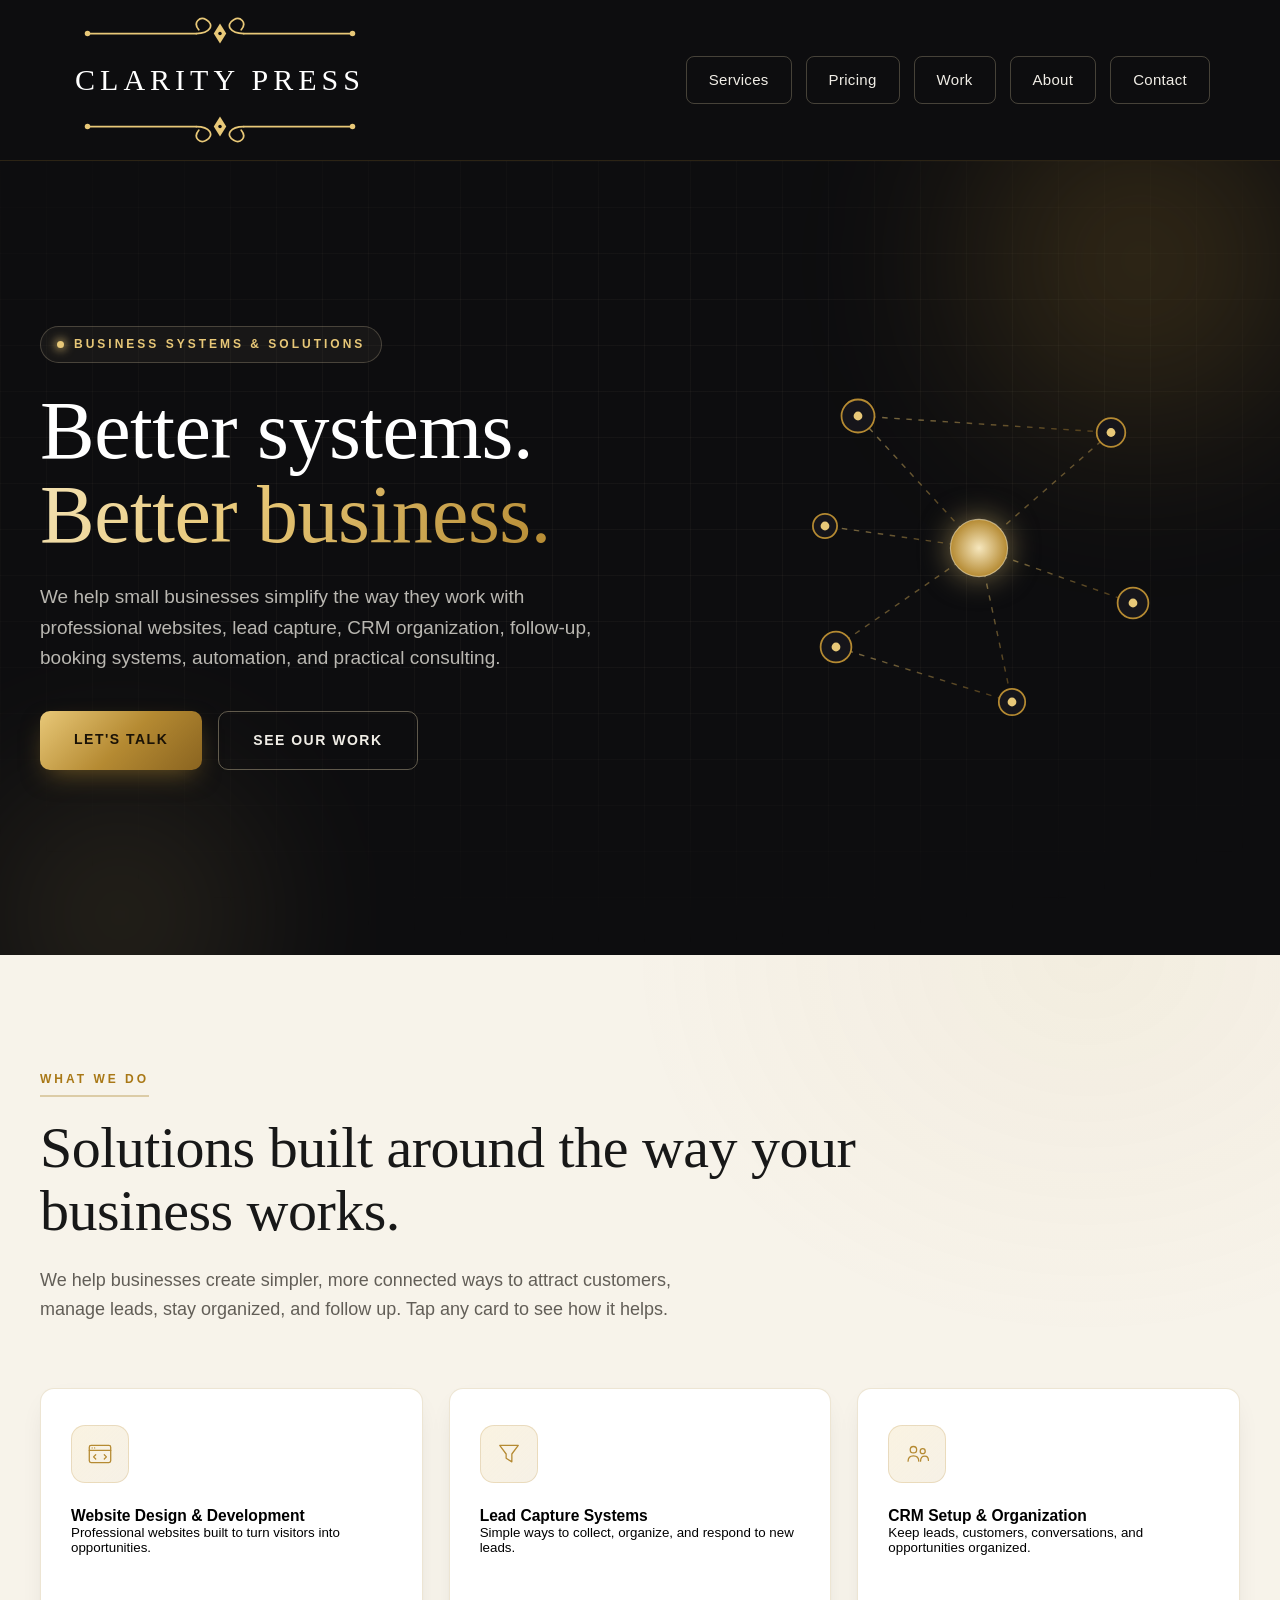
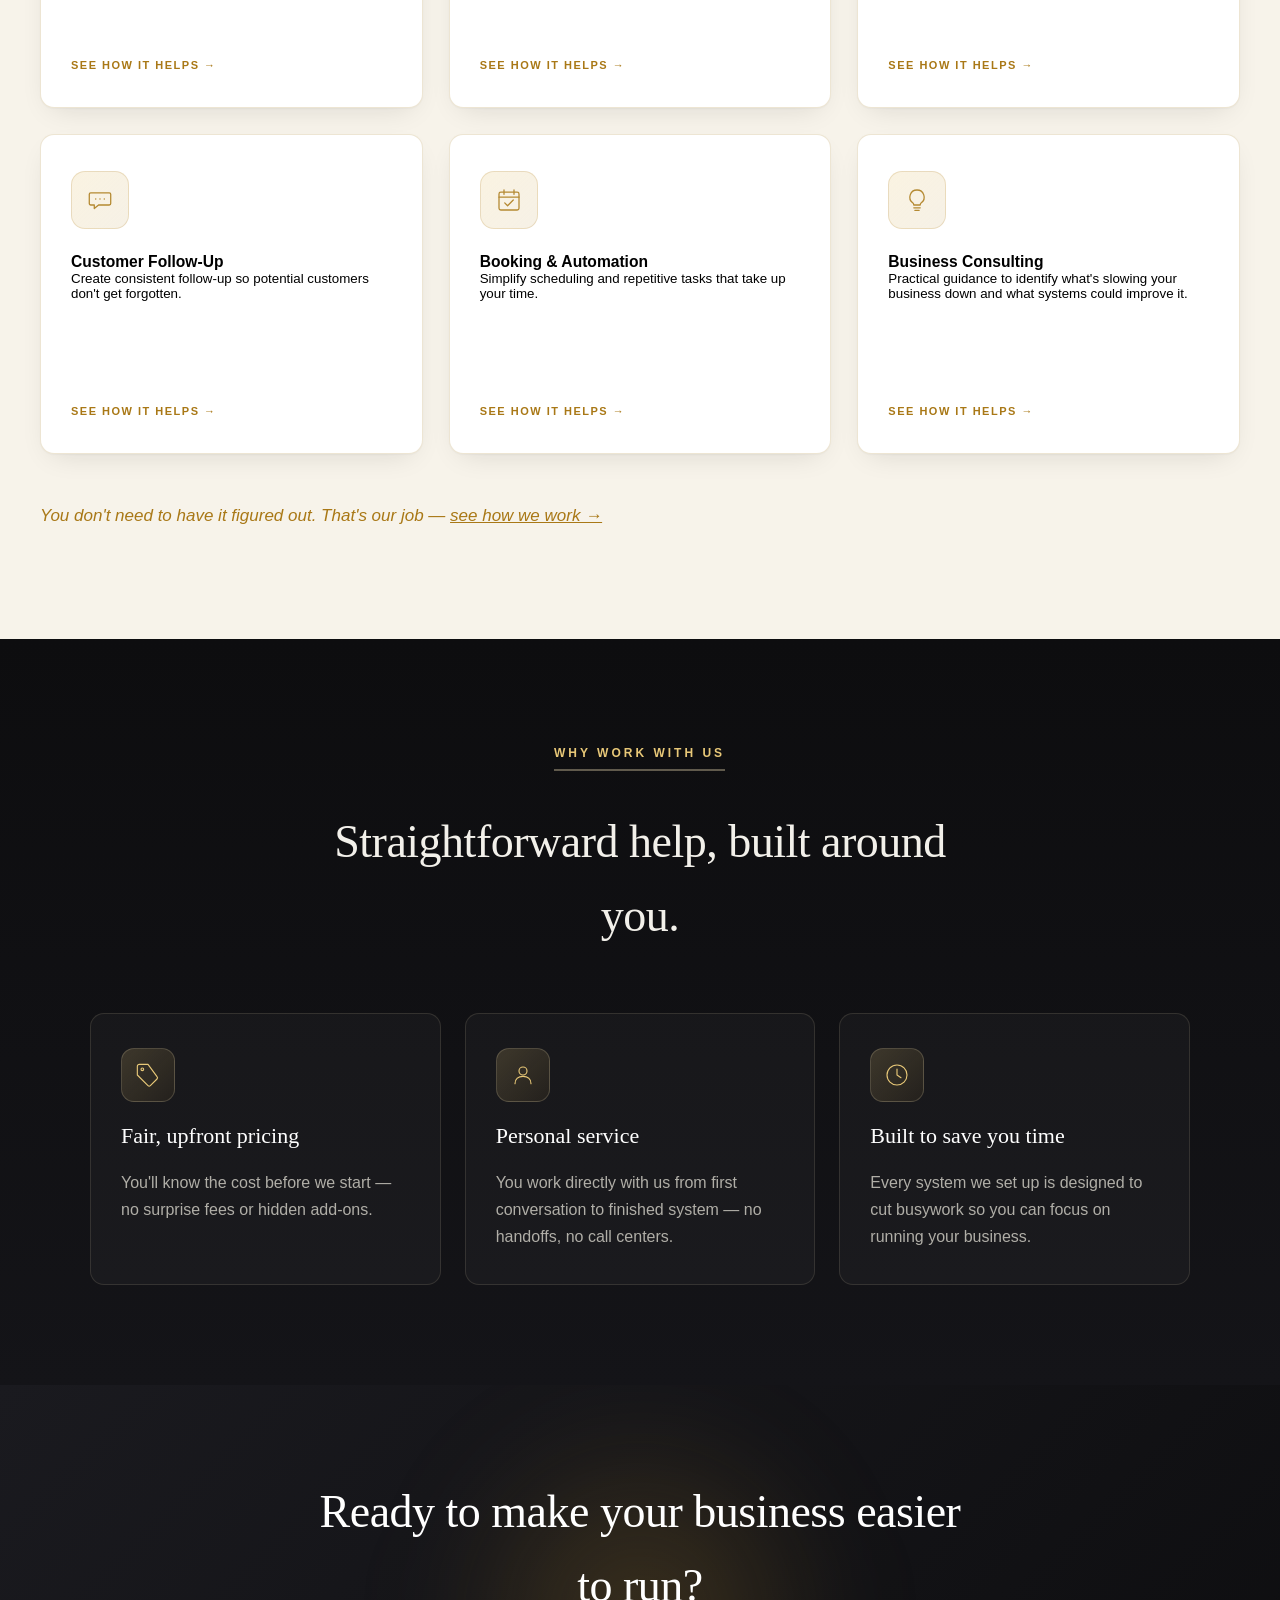
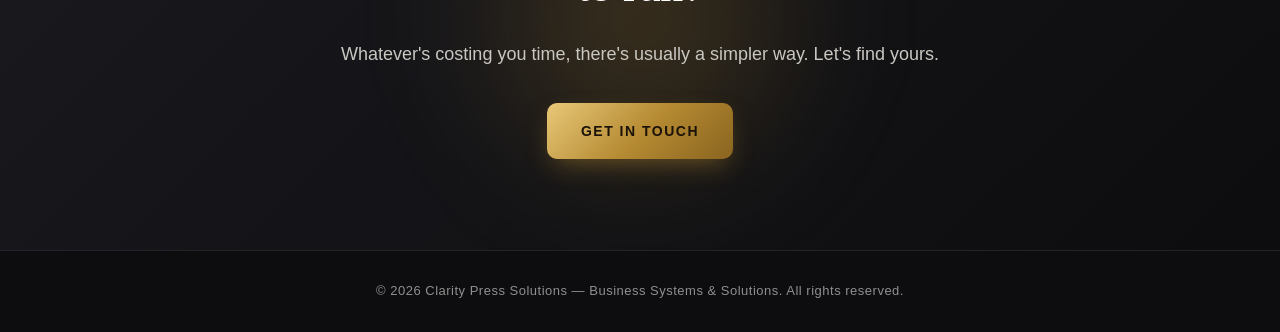
<file: index.html>
<!DOCTYPE html>
<html lang="en">
<head>
  <meta charset="UTF-8">
  <meta name="viewport" content="width=device-width, initial-scale=1.0">

  <title>Clarity Press Solutions | Business Systems & Solutions</title>
  <meta name="description" content="Clarity Press Solutions helps small businesses grow with professional websites, lead capture, CRM setup, customer follow-up, booking, automation, and consulting.">

  <meta property="og:type" content="website">
  <meta property="og:title" content="Clarity Press Solutions | Business Systems & Solutions">
  <meta property="og:description" content="We help small businesses build better systems — websites, lead capture, CRM, automation, and consulting.">

  <link rel="icon" href="data:image/svg+xml,<svg xmlns='http://www.w3.org/2000/svg' viewBox='0 0 32 32'><rect width='32' height='32' rx='6' fill='%230d0d0f'/><text x='16' y='23' font-family='Georgia' font-size='20' fill='%23E8C878' text-anchor='middle'>C</text></svg>">

  <link rel="stylesheet" href="styles.css">
</head>

<body>

  <div class="nav-wrap" id="navWrap">
    <nav>
      <a class="brand" href="index.html" aria-label="Clarity Press Solutions home" style="text-decoration:none">
        <svg class="flourish" viewBox="0 -3 240 28" xmlns="http://www.w3.org/2000/svg" fill="none" aria-hidden="true">
          <g stroke="#E8C878" stroke-width="1.4" stroke-linecap="round">
            <path d="M14 11 C 48 11, 80 11, 101 11"/>
            <path d="M101 11 c 11 0, 15 -7, 8 -11 c -5 -3, -11 2, -6 8"/>
            <path d="M226 11 C 192 11, 160 11, 139 11"/>
            <path d="M139 11 c -11 0, -15 -7, -8 -11 c 5 -3, 11 2, 6 8"/>
          </g>
          <circle cx="14" cy="11" r="2.2" fill="#E8C878"/>
          <circle cx="226" cy="11" r="2.2" fill="#E8C878"/>
          <path d="M120 3 L 125 11 L 120 19 L 115 11 Z" fill="#E8C878"/>
          <circle cx="120" cy="11" r="1.4" fill="#0d0d0f"/>
        </svg>
        <span class="brand-text">CLARITY PRESS</span>
        <svg class="flourish flourish-bottom" viewBox="0 -3 240 28" xmlns="http://www.w3.org/2000/svg" fill="none" aria-hidden="true">
          <g stroke="#E8C878" stroke-width="1.4" stroke-linecap="round">
            <path d="M14 11 C 48 11, 80 11, 101 11"/>
            <path d="M101 11 c 11 0, 15 -7, 8 -11 c -5 -3, -11 2, -6 8"/>
            <path d="M226 11 C 192 11, 160 11, 139 11"/>
            <path d="M139 11 c -11 0, -15 -7, -8 -11 c 5 -3, 11 2, 6 8"/>
          </g>
          <circle cx="14" cy="11" r="2.2" fill="#E8C878"/>
          <circle cx="226" cy="11" r="2.2" fill="#E8C878"/>
          <path d="M120 3 L 125 11 L 120 19 L 115 11 Z" fill="#E8C878"/>
          <circle cx="120" cy="11" r="1.4" fill="#0d0d0f"/>
        </svg>
      </a>

      <div class="nav-links">
        <a href="services.html">Services</a>
        <a href="pricing.html">Pricing</a>
        <a href="work.html">Work</a>
        <a href="about.html">About</a>
        <a href="contact.html">Contact</a>
      </div>
    </nav>
  </div>

  <main>

    <section class="hero">
      <div class="hero-bg" aria-hidden="true"></div>
      <div class="hero-grid-overlay" aria-hidden="true"></div>

      <div class="hero-inner">

        <div class="hero-text reveal">
          <div class="eyebrow">
            <span class="dot"></span>
            BUSINESS SYSTEMS &amp; SOLUTIONS
          </div>

          <h1>
            Better systems.<br>
            <span class="grad-text">Better business.</span>
          </h1>

          <p>
            We help small businesses simplify the way they work with professional
            websites, lead capture, CRM organization, follow-up, booking systems,
            automation, and practical consulting.
          </p>

          <div class="hero-actions">
            <a class="button" href="contact.html">LET'S TALK</a>
            <a class="button ghost" href="work.html">SEE OUR WORK</a>
          </div>
        </div>

        <div class="hero-visual reveal" aria-hidden="true">
          <svg viewBox="0 0 400 400" xmlns="http://www.w3.org/2000/svg" fill="none">
            <defs>
              <linearGradient id="lineGrad" x1="0" y1="0" x2="1" y2="1">
                <stop offset="0%" stop-color="#E8C878"/>
                <stop offset="100%" stop-color="#8a6420"/>
              </linearGradient>
              <radialGradient id="coreGrad">
                <stop offset="0%" stop-color="#F6E7BE"/>
                <stop offset="100%" stop-color="#B58A32"/>
              </radialGradient>
            </defs>
            <g class="hv-lines">
              <line class="hv-line" x1="200" y1="200" x2="90" y2="80"/>
              <line class="hv-line" x1="200" y1="200" x2="320" y2="95"/>
              <line class="hv-line" x1="200" y1="200" x2="340" y2="250"/>
              <line class="hv-line" x1="200" y1="200" x2="230" y2="340"/>
              <line class="hv-line" x1="200" y1="200" x2="70" y2="290"/>
              <line class="hv-line" x1="200" y1="200" x2="60" y2="180"/>
              <line class="hv-line" x1="90" y1="80" x2="320" y2="95"/>
              <line class="hv-line" x1="70" y1="290" x2="230" y2="340"/>
            </g>
            <g>
              <circle class="hv-node" cx="90" cy="80" r="15"/>
              <circle class="hv-node" cx="320" cy="95" r="13"/>
              <circle class="hv-node" cx="340" cy="250" r="14"/>
              <circle class="hv-node" cx="230" cy="340" r="12"/>
              <circle class="hv-node" cx="70" cy="290" r="14"/>
              <circle class="hv-node" cx="60" cy="180" r="11"/>
            </g>
            <g>
              <circle class="hv-pulse" cx="90" cy="80" r="4"/>
              <circle class="hv-pulse" cx="320" cy="95" r="4"/>
              <circle class="hv-pulse" cx="340" cy="250" r="4"/>
              <circle class="hv-pulse" cx="230" cy="340" r="4"/>
              <circle class="hv-pulse" cx="70" cy="290" r="4"/>
              <circle class="hv-pulse" cx="60" cy="180" r="4"/>
            </g>
            <circle class="hv-node-core" cx="200" cy="200" r="26"/>
            <circle cx="200" cy="200" r="26" fill="none" stroke="#F6E7BE" stroke-width="1" opacity="0.6"/>
          </svg>
        </div>

      </div>
    </section>

    <section class="services" id="services">
      <div class="services-container">

        <div class="section-label reveal">WHAT WE DO</div>
        <h2 class="reveal">Solutions built around the way your business works.</h2>
        <p class="services-intro reveal">
          We help businesses create simpler, more connected ways to attract
          customers, manage leads, stay organized, and follow up. Tap any card
          to see how it helps.
        </p>

        <div class="services-grid stagger">

          <button class="flip-card" type="button" aria-pressed="false">
            <div class="flip-inner">
              <div class="flip-face flip-front">
                <span class="icon-chip">
                  <svg class="service-icon" viewBox="0 0 42 42" fill="none" stroke="#B58A32" stroke-width="1.8" stroke-linecap="round" stroke-linejoin="round" aria-hidden="true">
                    <rect x="6" y="9" width="30" height="24" rx="2.5"/><line x1="6" y1="16" x2="36" y2="16"/><circle cx="10" cy="12.5" r="0.9" fill="#B58A32" stroke="none"/><circle cx="13.5" cy="12.5" r="0.9" fill="#B58A32" stroke="none"/><path d="M15 22 l-3 3 l3 3"/><path d="M27 22 l3 3 l-3 3"/>
                  </svg>
                </span>
                <h3>Website Design &amp; Development</h3>
                <p>Professional websites built to turn visitors into opportunities.</p>
                <span class="flip-cue">SEE HOW IT HELPS &rarr;</span>
              </div>
              <div class="flip-face flip-back">
                <span class="stat-figure">Trust</span>
                <p>A polished, professional site builds instant credibility &mdash; visitors decide whether to trust you in seconds, before they read a single word.</p>
                <span class="flip-cue">&larr; BACK</span>
              </div>
            </div>
          </button>

          <button class="flip-card" type="button" aria-pressed="false">
            <div class="flip-inner">
              <div class="flip-face flip-front">
                <span class="icon-chip">
                  <svg class="service-icon" viewBox="0 0 42 42" fill="none" stroke="#B58A32" stroke-width="1.8" stroke-linecap="round" stroke-linejoin="round" aria-hidden="true"><path d="M8 9 H34 L25 21 V32 L17 27 V21 Z"/></svg>
                </span>
                <h3>Lead Capture Systems</h3>
                <p>Simple ways to collect, organize, and respond to new leads.</p>
                <span class="flip-cue">SEE HOW IT HELPS &rarr;</span>
              </div>
              <div class="flip-face flip-back">
                <span class="stat-figure">Speed</span>
                <p>The faster you respond, the more leads you win. Capture systems make sure every inquiry is caught and answered quickly &mdash; not lost in an inbox.</p>
                <span class="flip-cue">&larr; BACK</span>
              </div>
            </div>
          </button>

          <button class="flip-card" type="button" aria-pressed="false">
            <div class="flip-inner">
              <div class="flip-face flip-front">
                <span class="icon-chip">
                  <svg class="service-icon" viewBox="0 0 42 42" fill="none" stroke="#B58A32" stroke-width="1.8" stroke-linecap="round" stroke-linejoin="round" aria-hidden="true"><circle cx="16" cy="15" r="4.5"/><path d="M8.5 31 c0 -5 3.5 -7.5 7.5 -7.5 s7.5 2.5 7.5 7.5"/><circle cx="29" cy="17" r="3.5"/><path d="M26 31 c0 -4 1.5 -7 6 -7 s5 3 5 6"/></svg>
                </span>
                <h3>CRM Setup &amp; Organization</h3>
                <p>Keep leads, customers, conversations, and opportunities organized.</p>
                <span class="flip-cue">SEE HOW IT HELPS &rarr;</span>
              </div>
              <div class="flip-face flip-back">
                <span class="stat-figure">Clarity</span>
                <p>See every customer, conversation, and opportunity in one place &mdash; so nothing slips through the cracks and follow-through becomes effortless.</p>
                <span class="flip-cue">&larr; BACK</span>
              </div>
            </div>
          </button>

          <button class="flip-card" type="button" aria-pressed="false">
            <div class="flip-inner">
              <div class="flip-face flip-front">
                <span class="icon-chip">
                  <svg class="service-icon" viewBox="0 0 42 42" fill="none" stroke="#B58A32" stroke-width="1.8" stroke-linecap="round" stroke-linejoin="round" aria-hidden="true"><path d="M8 11 h26 a2 2 0 0 1 2 2 v13 a2 2 0 0 1 -2 2 H19 l-6 5 v-5 H8 a2 2 0 0 1 -2 -2 V13 a2 2 0 0 1 2 -2 z"/><circle cx="15" cy="19.5" r="1" fill="#B58A32" stroke="none"/><circle cx="21" cy="19.5" r="1" fill="#B58A32" stroke="none"/><circle cx="27" cy="19.5" r="1" fill="#B58A32" stroke="none"/></svg>
                </span>
                <h3>Customer Follow-Up</h3>
                <p>Create consistent follow-up so potential customers don't get forgotten.</p>
                <span class="flip-cue">SEE HOW IT HELPS &rarr;</span>
              </div>
              <div class="flip-face flip-back">
                <span class="stat-figure">Persistence</span>
                <p>Most sales are lost to silence, not rejection. Steady, timely follow-up keeps you top of mind and turns maybes into yeses.</p>
                <span class="flip-cue">&larr; BACK</span>
              </div>
            </div>
          </button>

          <button class="flip-card" type="button" aria-pressed="false">
            <div class="flip-inner">
              <div class="flip-face flip-front">
                <span class="icon-chip">
                  <svg class="service-icon" viewBox="0 0 42 42" fill="none" stroke="#B58A32" stroke-width="1.8" stroke-linecap="round" stroke-linejoin="round" aria-hidden="true"><rect x="7" y="10" width="28" height="25" rx="2.5"/><line x1="7" y1="17" x2="35" y2="17"/><line x1="14" y1="7" x2="14" y2="13"/><line x1="28" y1="7" x2="28" y2="13"/><path d="M15 25 l4 4 l8 -8"/></svg>
                </span>
                <h3>Booking &amp; Automation</h3>
                <p>Simplify scheduling and repetitive tasks that take up your time.</p>
                <span class="flip-cue">SEE HOW IT HELPS &rarr;</span>
              </div>
              <div class="flip-face flip-back">
                <span class="stat-figure">Time back</span>
                <p>Let customers book themselves and let routine tasks run on autopilot &mdash; reclaiming hours every week and cutting down on no-shows.</p>
                <span class="flip-cue">&larr; BACK</span>
              </div>
            </div>
          </button>

          <button class="flip-card" type="button" aria-pressed="false">
            <div class="flip-inner">
              <div class="flip-face flip-front">
                <span class="icon-chip">
                  <svg class="service-icon" viewBox="0 0 42 42" fill="none" stroke="#B58A32" stroke-width="1.8" stroke-linecap="round" stroke-linejoin="round" aria-hidden="true"><path d="M21 7 a10 10 0 0 1 6 18 c-1 0.8 -1.5 1.8 -1.5 3 h-9 c0 -1.2 -0.5 -2.2 -1.5 -3 a10 10 0 0 1 6 -18 z"/><line x1="16.5" y1="32" x2="25.5" y2="32"/><line x1="18" y1="35.5" x2="24" y2="35.5"/></svg>
                </span>
                <h3>Business Consulting</h3>
                <p>Practical guidance to identify what's slowing your business down and what systems could improve it.</p>
                <span class="flip-cue">SEE HOW IT HELPS &rarr;</span>
              </div>
              <div class="flip-face flip-back">
                <span class="stat-figure">Fresh eyes</span>
                <p>An outside perspective spots the bottlenecks you're too close to see &mdash; and turns them into a clear, practical plan you can act on.</p>
                <span class="flip-cue">&larr; BACK</span>
              </div>
            </div>
          </button>

        </div>

        <p class="services-note reveal">
          You don't need to have it figured out. That's our job &mdash;
          <a href="services.html" style="color:inherit">see how we work &rarr;</a>
        </p>

      </div>
    </section>

    <section class="trust">
      <div class="trust-container">
        <div class="section-label reveal">WHY WORK WITH US</div>
        <h2 class="reveal">Straightforward help, built around you.</h2>
        <div class="trust-grid stagger">
          <div class="trust-item">
            <span class="trust-icon-chip">
              <svg class="trust-icon" viewBox="0 0 42 42" fill="none" stroke="#E8C878" stroke-width="1.7" stroke-linecap="round" stroke-linejoin="round" aria-hidden="true"><path d="M21 5 H8 a3 3 0 0 0 -3 3 v13 l16 16 a2.5 2.5 0 0 0 3.5 0 l10 -10 a2.5 2.5 0 0 0 0 -3.5 z"/><circle cx="12.5" cy="12.5" r="2"/></svg>
            </span>
            <h3>Fair, upfront pricing</h3>
            <p>You'll know the cost before we start &mdash; no surprise fees or hidden add-ons.</p>
          </div>
          <div class="trust-item">
            <span class="trust-icon-chip">
              <svg class="trust-icon" viewBox="0 0 42 42" fill="none" stroke="#E8C878" stroke-width="1.7" stroke-linecap="round" stroke-linejoin="round" aria-hidden="true"><circle cx="21" cy="15" r="6"/><path d="M9 34 c0 -7 5 -11 12 -11 s12 4 12 11"/></svg>
            </span>
            <h3>Personal service</h3>
            <p>You work directly with us from first conversation to finished system &mdash; no handoffs, no call centers.</p>
          </div>
          <div class="trust-item">
            <span class="trust-icon-chip">
              <svg class="trust-icon" viewBox="0 0 42 42" fill="none" stroke="#E8C878" stroke-width="1.7" stroke-linecap="round" stroke-linejoin="round" aria-hidden="true"><circle cx="21" cy="21" r="15"/><path d="M21 12 v9 l6 4"/></svg>
            </span>
            <h3>Built to save you time</h3>
            <p>Every system we set up is designed to cut busywork so you can focus on running your business.</p>
          </div>
        </div>
      </div>
    </section>

    <section class="cta-band">
      <div class="cta-band-inner reveal">
        <h2>Ready to make your business easier to run?</h2>
        <p>Whatever's costing you time, there's usually a simpler way. Let's find yours.</p>
        <a class="button" href="contact.html">GET IN TOUCH</a>
      </div>
    </section>

  </main>

  <footer class="site-footer">
    <p>&copy; 2026 Clarity Press Solutions &mdash; Business Systems &amp; Solutions. All rights reserved.</p>
  </footer>

  <script src="script.js"></script>

</body>
</html>
</file>
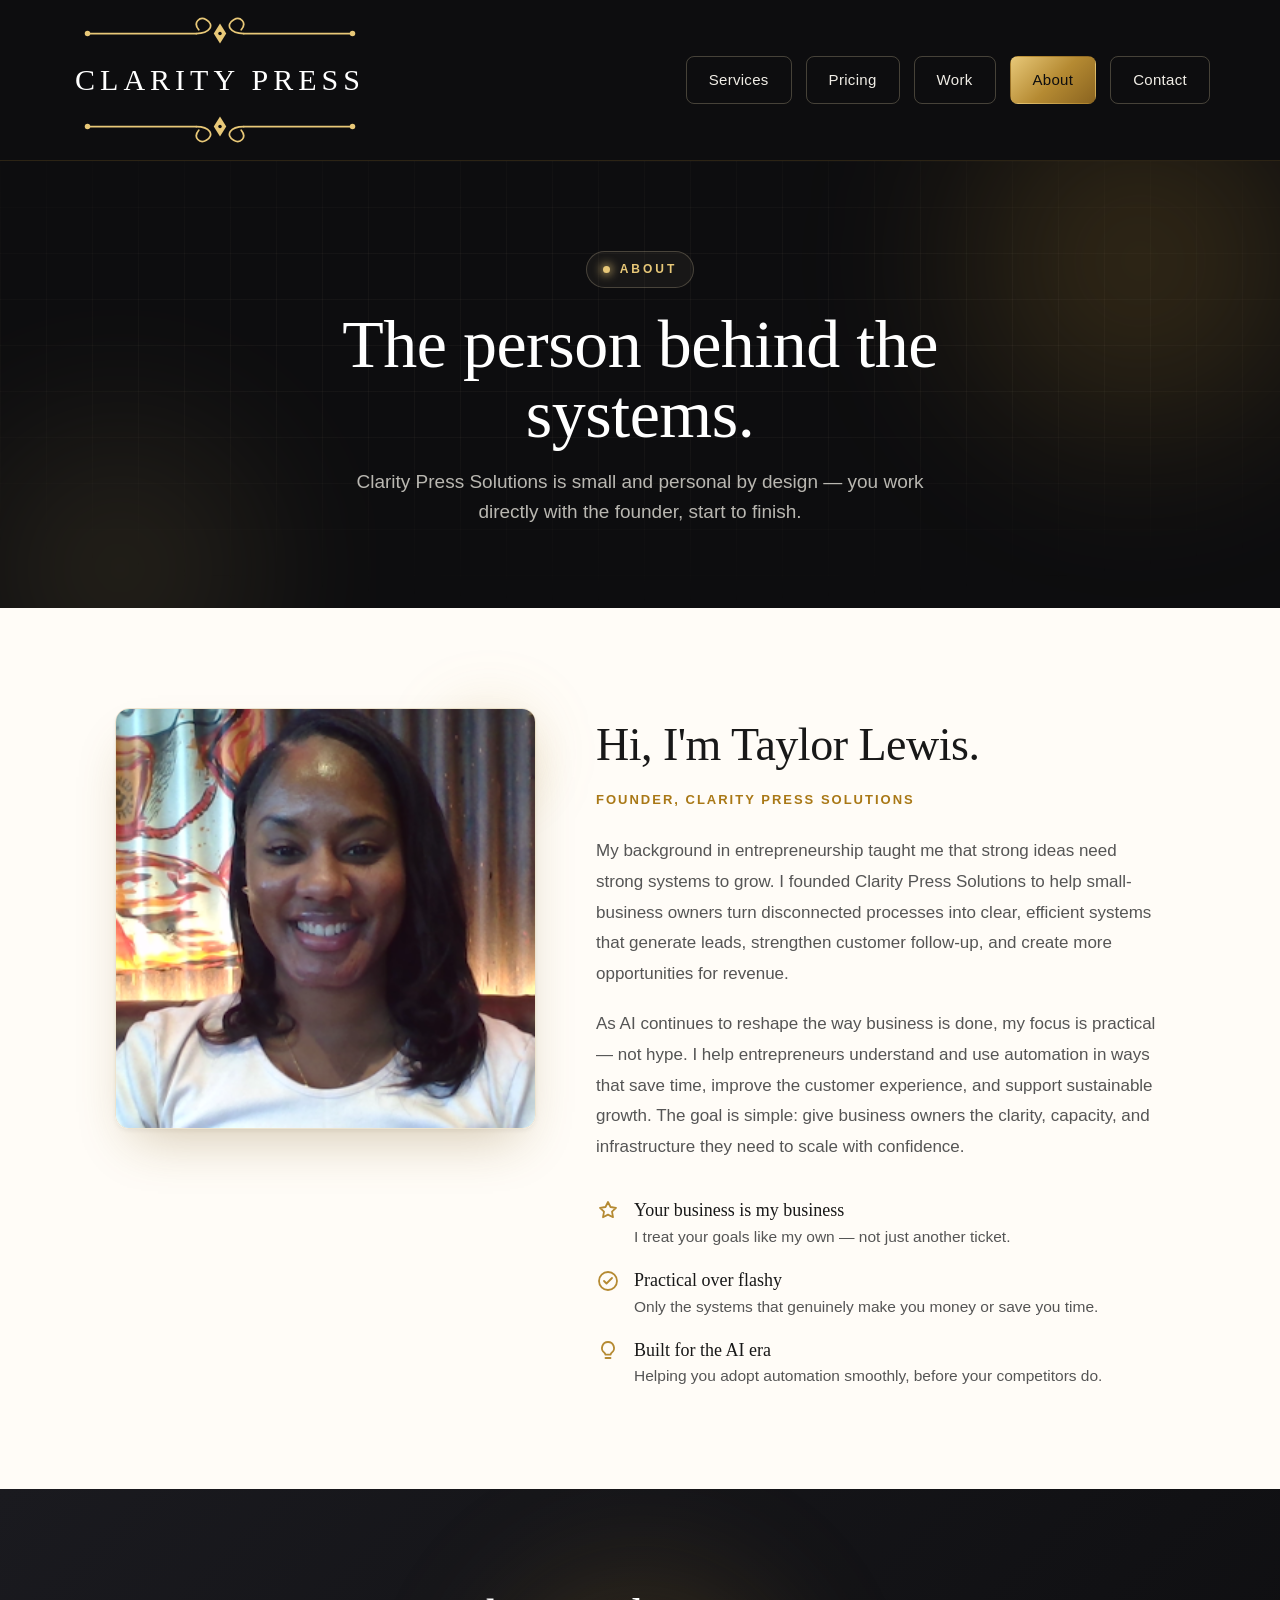
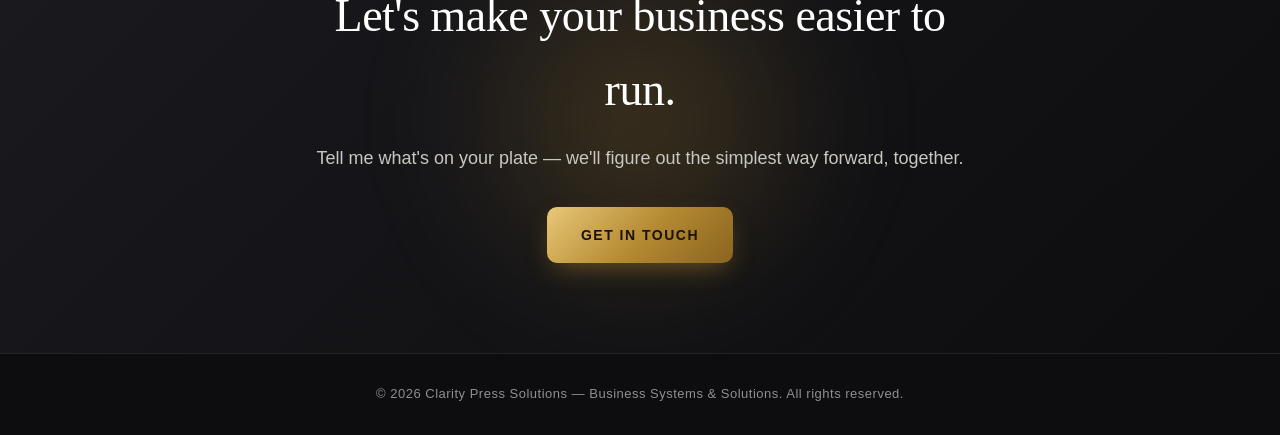
<file: about.html>
<!DOCTYPE html>
<html lang="en">
<head>
  <meta charset="UTF-8">
  <meta name="viewport" content="width=device-width, initial-scale=1.0">

  <title>About | Clarity Press Solutions</title>
  <meta name="description" content="Meet Taylor Lewis, founder of Clarity Press Solutions — helping small businesses grow, get organized, and use automation and AI to make more money.">

  <meta property="og:type" content="profile">
  <meta property="og:title" content="About | Clarity Press Solutions">
  <meta property="og:description" content="Meet Taylor Lewis, founder of Clarity Press Solutions.">
  <meta property="og:image" content="taylor.jpg">

  <link rel="icon" href="data:image/svg+xml,<svg xmlns='http://www.w3.org/2000/svg' viewBox='0 0 32 32'><rect width='32' height='32' rx='6' fill='%230d0d0f'/><text x='16' y='23' font-family='Georgia' font-size='20' fill='%23E8C878' text-anchor='middle'>C</text></svg>">

  <link rel="stylesheet" href="styles.css">
</head>

<body>

  <div class="nav-wrap" id="navWrap">
    <nav>
      <a class="brand" href="index.html" aria-label="Clarity Press Solutions home" style="text-decoration:none">
        <svg class="flourish" viewBox="0 -3 240 28" xmlns="http://www.w3.org/2000/svg" fill="none" aria-hidden="true">
          <g stroke="#E8C878" stroke-width="1.4" stroke-linecap="round"><path d="M14 11 C 48 11, 80 11, 101 11"/><path d="M101 11 c 11 0, 15 -7, 8 -11 c -5 -3, -11 2, -6 8"/><path d="M226 11 C 192 11, 160 11, 139 11"/><path d="M139 11 c -11 0, -15 -7, -8 -11 c 5 -3, 11 2, 6 8"/></g>
          <circle cx="14" cy="11" r="2.2" fill="#E8C878"/><circle cx="226" cy="11" r="2.2" fill="#E8C878"/><path d="M120 3 L 125 11 L 120 19 L 115 11 Z" fill="#E8C878"/><circle cx="120" cy="11" r="1.4" fill="#0d0d0f"/>
        </svg>
        <span class="brand-text">CLARITY PRESS</span>
        <svg class="flourish flourish-bottom" viewBox="0 -3 240 28" xmlns="http://www.w3.org/2000/svg" fill="none" aria-hidden="true">
          <g stroke="#E8C878" stroke-width="1.4" stroke-linecap="round"><path d="M14 11 C 48 11, 80 11, 101 11"/><path d="M101 11 c 11 0, 15 -7, 8 -11 c -5 -3, -11 2, -6 8"/><path d="M226 11 C 192 11, 160 11, 139 11"/><path d="M139 11 c -11 0, -15 -7, -8 -11 c 5 -3, 11 2, 6 8"/></g>
          <circle cx="14" cy="11" r="2.2" fill="#E8C878"/><circle cx="226" cy="11" r="2.2" fill="#E8C878"/><path d="M120 3 L 125 11 L 120 19 L 115 11 Z" fill="#E8C878"/><circle cx="120" cy="11" r="1.4" fill="#0d0d0f"/>
        </svg>
      </a>
      <div class="nav-links">
        <a href="services.html">Services</a>
        <a href="pricing.html">Pricing</a>
        <a href="work.html">Work</a>
        <a href="about.html" class="active">About</a>
        <a href="contact.html">Contact</a>
      </div>
    </nav>
  </div>

  <main>

    <header class="page-header">
      <div class="hero-bg" aria-hidden="true"></div>
      <div class="hero-grid-overlay" aria-hidden="true"></div>
      <div class="page-header-inner">
        <div class="eyebrow"><span class="dot"></span> ABOUT</div>
        <h1>The person behind the systems.</h1>
        <p>Clarity Press Solutions is small and personal by design &mdash; you work directly with the founder, start to finish.</p>
      </div>
    </header>

    <section class="about">
      <div class="about-inner">

        <div class="about-photo-wrap reveal">
          <img class="about-photo" src="taylor.jpg" alt="Taylor Lewis, founder of Clarity Press Solutions">
        </div>

        <div class="about-body reveal">
          <h2>Hi, I'm Taylor Lewis.</h2>
          <span class="about-role">Founder, Clarity Press Solutions</span>

          <p>
            My background in entrepreneurship taught me that strong ideas need strong
            systems to grow. I founded Clarity Press Solutions to help small-business
            owners turn disconnected processes into clear, efficient systems that
            generate leads, strengthen customer follow-up, and create more opportunities
            for revenue.
          </p>

          <p>
            As AI continues to reshape the way business is done, my focus is practical
            &mdash; not hype. I help entrepreneurs understand and use automation in ways
            that save time, improve the customer experience, and support sustainable
            growth. The goal is simple: give business owners the clarity, capacity, and
            infrastructure they need to scale with confidence.
          </p>

          <div class="about-values">
            <div class="about-value">
              <svg viewBox="0 0 24 24" fill="none" stroke="#B58A32" stroke-width="1.8" stroke-linecap="round" stroke-linejoin="round" aria-hidden="true"><path d="M12 3 l2.5 5 5.5 0.8 -4 3.9 1 5.5 -5-2.6 -5 2.6 1 -5.5 -4 -3.9 5.5 -0.8 z"/></svg>
              <div><b>Your business is my business</b><span>I treat your goals like my own &mdash; not just another ticket.</span></div>
            </div>
            <div class="about-value">
              <svg viewBox="0 0 24 24" fill="none" stroke="#B58A32" stroke-width="1.8" stroke-linecap="round" stroke-linejoin="round" aria-hidden="true"><circle cx="12" cy="12" r="9"/><path d="M8 12 l2.5 2.5 L16 9"/></svg>
              <div><b>Practical over flashy</b><span>Only the systems that genuinely make you money or save you time.</span></div>
            </div>
            <div class="about-value">
              <svg viewBox="0 0 24 24" fill="none" stroke="#B58A32" stroke-width="1.8" stroke-linecap="round" stroke-linejoin="round" aria-hidden="true"><path d="M12 3 a6 6 0 0 1 3.6 10.8 c-0.6 0.5-0.9 1.1-0.9 1.8 h-5.4 c0-0.7-0.3-1.3-0.9-1.8 A6 6 0 0 1 12 3 z"/><line x1="9.5" y1="19" x2="14.5" y2="19"/></svg>
              <div><b>Built for the AI era</b><span>Helping you adopt automation smoothly, before your competitors do.</span></div>
            </div>
          </div>

        </div>

      </div>
    </section>

    <section class="cta-band">
      <div class="cta-band-inner reveal">
        <h2>Let's make your business easier to run.</h2>
        <p>Tell me what's on your plate &mdash; we'll figure out the simplest way forward, together.</p>
        <a class="button" href="contact.html">GET IN TOUCH</a>
      </div>
    </section>

  </main>

  <footer class="site-footer">
    <p>&copy; 2026 Clarity Press Solutions &mdash; Business Systems &amp; Solutions. All rights reserved.</p>
  </footer>

  <script src="script.js"></script>

</body>
</html>
</file>
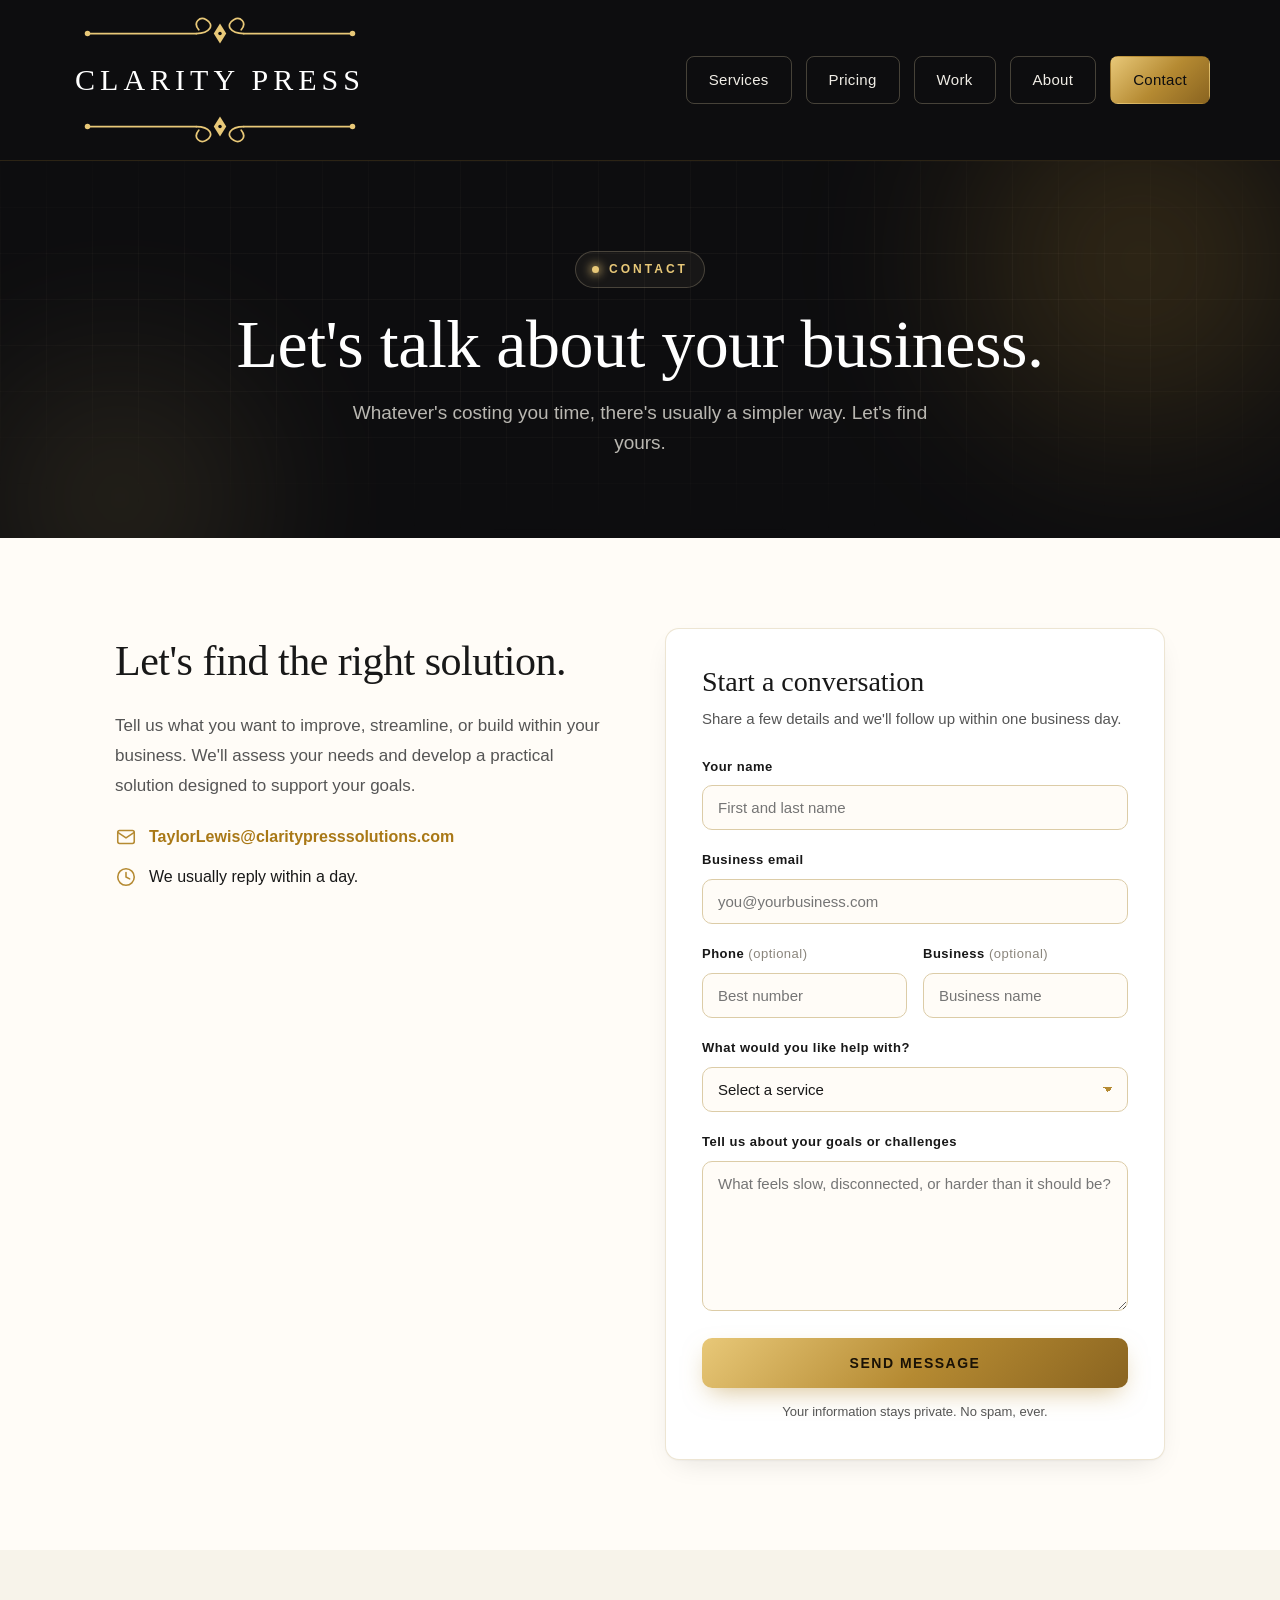
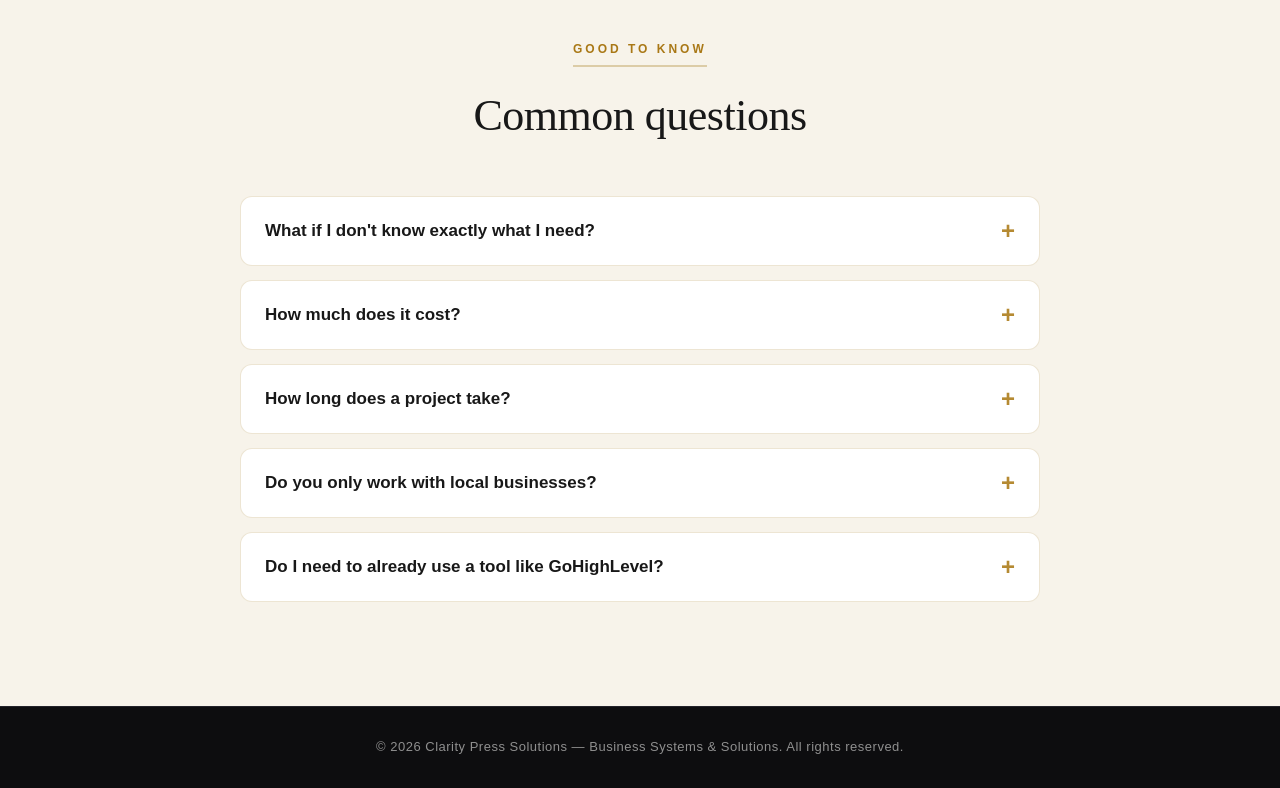
<file: contact.html>
<!DOCTYPE html>
<html lang="en">
<head>
  <meta charset="UTF-8">
  <meta name="viewport" content="width=device-width, initial-scale=1.0">

  <title>Contact | Clarity Press Solutions</title>
  <meta name="description" content="Tell us what's slowing your business down and we'll figure out the right system to fix it. Get in touch with Clarity Press Solutions.">

  <meta property="og:type" content="website">
  <meta property="og:title" content="Contact | Clarity Press Solutions">
  <meta property="og:description" content="Tell us what's slowing you down — we'll figure out the right system to fix it.">

  <link rel="icon" href="data:image/svg+xml,<svg xmlns='http://www.w3.org/2000/svg' viewBox='0 0 32 32'><rect width='32' height='32' rx='6' fill='%230d0d0f'/><text x='16' y='23' font-family='Georgia' font-size='20' fill='%23E8C878' text-anchor='middle'>C</text></svg>">

  <link rel="stylesheet" href="styles.css">
</head>

<body>

  <div class="nav-wrap" id="navWrap">
    <nav>
      <a class="brand" href="index.html" aria-label="Clarity Press Solutions home" style="text-decoration:none">
        <svg class="flourish" viewBox="0 -3 240 28" xmlns="http://www.w3.org/2000/svg" fill="none" aria-hidden="true">
          <g stroke="#E8C878" stroke-width="1.4" stroke-linecap="round"><path d="M14 11 C 48 11, 80 11, 101 11"/><path d="M101 11 c 11 0, 15 -7, 8 -11 c -5 -3, -11 2, -6 8"/><path d="M226 11 C 192 11, 160 11, 139 11"/><path d="M139 11 c -11 0, -15 -7, -8 -11 c 5 -3, 11 2, 6 8"/></g>
          <circle cx="14" cy="11" r="2.2" fill="#E8C878"/><circle cx="226" cy="11" r="2.2" fill="#E8C878"/><path d="M120 3 L 125 11 L 120 19 L 115 11 Z" fill="#E8C878"/><circle cx="120" cy="11" r="1.4" fill="#0d0d0f"/>
        </svg>
        <span class="brand-text">CLARITY PRESS</span>
        <svg class="flourish flourish-bottom" viewBox="0 -3 240 28" xmlns="http://www.w3.org/2000/svg" fill="none" aria-hidden="true">
          <g stroke="#E8C878" stroke-width="1.4" stroke-linecap="round"><path d="M14 11 C 48 11, 80 11, 101 11"/><path d="M101 11 c 11 0, 15 -7, 8 -11 c -5 -3, -11 2, -6 8"/><path d="M226 11 C 192 11, 160 11, 139 11"/><path d="M139 11 c -11 0, -15 -7, -8 -11 c 5 -3, 11 2, 6 8"/></g>
          <circle cx="14" cy="11" r="2.2" fill="#E8C878"/><circle cx="226" cy="11" r="2.2" fill="#E8C878"/><path d="M120 3 L 125 11 L 120 19 L 115 11 Z" fill="#E8C878"/><circle cx="120" cy="11" r="1.4" fill="#0d0d0f"/>
        </svg>
      </a>
      <div class="nav-links">
        <a href="services.html">Services</a>
        <a href="pricing.html">Pricing</a>
        <a href="work.html">Work</a>
        <a href="about.html">About</a>
        <a href="contact.html" class="active">Contact</a>
      </div>
    </nav>
  </div>

  <main>

    <header class="page-header">
      <div class="hero-bg" aria-hidden="true"></div>
      <div class="hero-grid-overlay" aria-hidden="true"></div>
      <div class="page-header-inner">
        <div class="eyebrow"><span class="dot"></span> CONTACT</div>
        <h1>Let's talk about your business.</h1>
        <p>Whatever's costing you time, there's usually a simpler way. Let's find yours.</p>
      </div>
    </header>

    <section class="contact-page">
      <div class="contact-grid">

        <div class="contact-intro reveal">
          <h2>Let's find the right solution.</h2>
          <p>
            Tell us what you want to improve, streamline, or build within your business.
            We'll assess your needs and develop a practical solution designed to support
            your goals.
          </p>

          <div class="contact-detail">
            <svg viewBox="0 0 24 24" fill="none" stroke="#B58A32" stroke-width="1.7" stroke-linecap="round" stroke-linejoin="round" aria-hidden="true"><rect x="3" y="5" width="18" height="14" rx="2"/><path d="M3 7 l9 6 9 -6"/></svg>
            <a href="mailto:TaylorLewis@claritypresssolutions.com">TaylorLewis@claritypresssolutions.com</a>
          </div>
          <div class="contact-detail">
            <svg viewBox="0 0 24 24" fill="none" stroke="#B58A32" stroke-width="1.7" stroke-linecap="round" stroke-linejoin="round" aria-hidden="true"><circle cx="12" cy="12" r="9"/><path d="M12 7 v5 l4 2"/></svg>
            <span>We usually reply within a day.</span>
          </div>
        </div>

        <div class="form-card reveal">
          <form id="contactForm" action="https://formspree.io/f/xwlelprq" data-endpoint="https://formspree.io/f/xwlelprq" method="POST">
            <div class="form-card-heading">
              <h2>Start a conversation</h2>
              <p>Share a few details and we'll follow up within one business day.</p>
            </div>
            <div class="field">
              <label for="cf-name">Your name</label>
              <input type="text" id="cf-name" name="name" autocomplete="name" placeholder="First and last name" required>
            </div>
            <div class="field">
              <label for="cf-email">Business email</label>
              <input type="email" id="cf-email" name="email" autocomplete="email" placeholder="you@yourbusiness.com" required>
            </div>
            <div class="field-row">
              <div class="field">
                <label for="cf-phone">Phone <span class="optional">(optional)</span></label>
                <input type="tel" id="cf-phone" name="phone" autocomplete="tel" placeholder="Best number">
              </div>
              <div class="field">
                <label for="cf-business">Business <span class="optional">(optional)</span></label>
                <input type="text" id="cf-business" name="business" autocomplete="organization" placeholder="Business name">
              </div>
            </div>
            <div class="field">
              <label for="cf-service">What would you like help with?</label>
              <select id="cf-service" name="service" required>
                <option value="" selected disabled>Select a service</option>
                <option value="Business systems and automation">Business systems &amp; automation</option>
                <option value="CRM and lead follow-up">CRM &amp; lead follow-up</option>
                <option value="Funnels and customer journeys">Funnels &amp; customer journeys</option>
                <option value="AI implementation">AI implementation</option>
                <option value="Strategy and consultation">Strategy &amp; consultation</option>
                <option value="Not sure yet">I'm not sure yet</option>
              </select>
            </div>
            <div class="field">
              <label for="cf-message">Tell us about your goals or challenges</label>
              <textarea id="cf-message" name="message" minlength="20" placeholder="What feels slow, disconnected, or harder than it should be?" required></textarea>
            </div>
            <input type="hidden" name="_subject" value="New Clarity Press website inquiry">
            <button type="submit" class="button" id="cf-submit">SEND MESSAGE</button>
            <p class="form-hint" id="cf-status" role="status" aria-live="polite">Your information stays private. No spam, ever.</p>
          </form>
        </div>

      </div>
    </section>

    <section class="faq">
      <div class="faq-inner">
        <div class="section-label reveal">GOOD TO KNOW</div>
        <h2 class="reveal">Common questions</h2>

        <div class="faq-item">
          <button class="faq-q" type="button" aria-expanded="false">What if I don't know exactly what I need?<span class="plus" aria-hidden="true">+</span></button>
          <div class="faq-a"><p>That's the most common place to start &mdash; and it's our job, not yours. Tell us what feels frustrating or slow, and we'll figure out the right fix together.</p></div>
        </div>

        <div class="faq-item">
          <button class="faq-q" type="button" aria-expanded="false">How much does it cost?<span class="plus" aria-hidden="true">+</span></button>
          <div class="faq-a"><p>It depends on what you need, so we quote every project upfront &mdash; you'll know the cost before any work begins, with no surprise fees or hidden add-ons.</p></div>
        </div>

        <div class="faq-item">
          <button class="faq-q" type="button" aria-expanded="false">How long does a project take?<span class="plus" aria-hidden="true">+</span></button>
          <div class="faq-a"><p>Smaller pieces can move quickly; larger systems take longer. We'll give you a realistic timeline after our first conversation, once we know the scope.</p></div>
        </div>

        <div class="faq-item">
          <button class="faq-q" type="button" aria-expanded="false">Do you only work with local businesses?<span class="plus" aria-hidden="true">+</span></button>
          <div class="faq-a"><p>Not at all. Everything is done remotely, so we can work with your business wherever you are.</p></div>
        </div>

        <div class="faq-item">
          <button class="faq-q" type="button" aria-expanded="false">Do I need to already use a tool like GoHighLevel?<span class="plus" aria-hidden="true">+</span></button>
          <div class="faq-a"><p>No. We'll recommend and set up the right tools for your situation, get everything working, and hand you something simple to run &mdash; not another platform to figure out on your own.</p></div>
        </div>

      </div>
    </section>

  </main>

  <footer class="site-footer">
    <p>&copy; 2026 Clarity Press Solutions &mdash; Business Systems &amp; Solutions. All rights reserved.</p>
  </footer>

  <script src="script.js"></script>

</body>
</html>
</file>
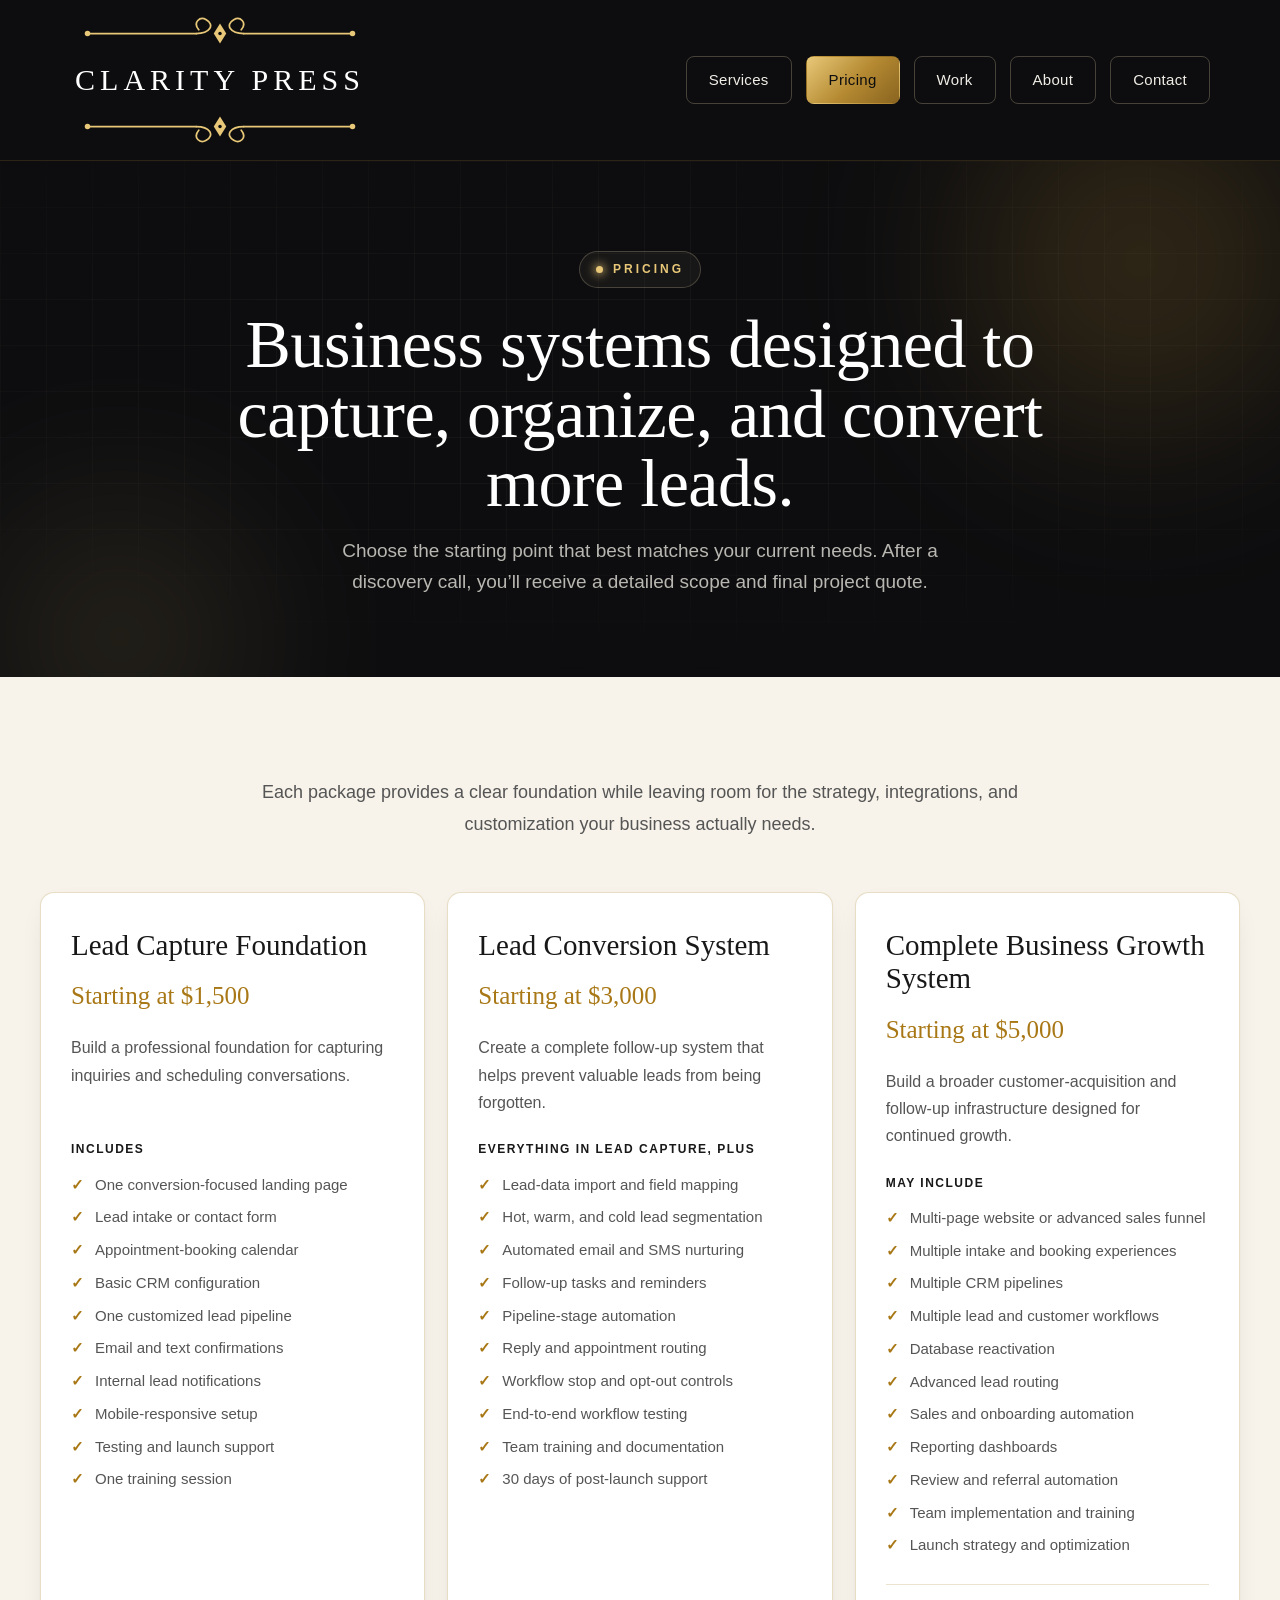
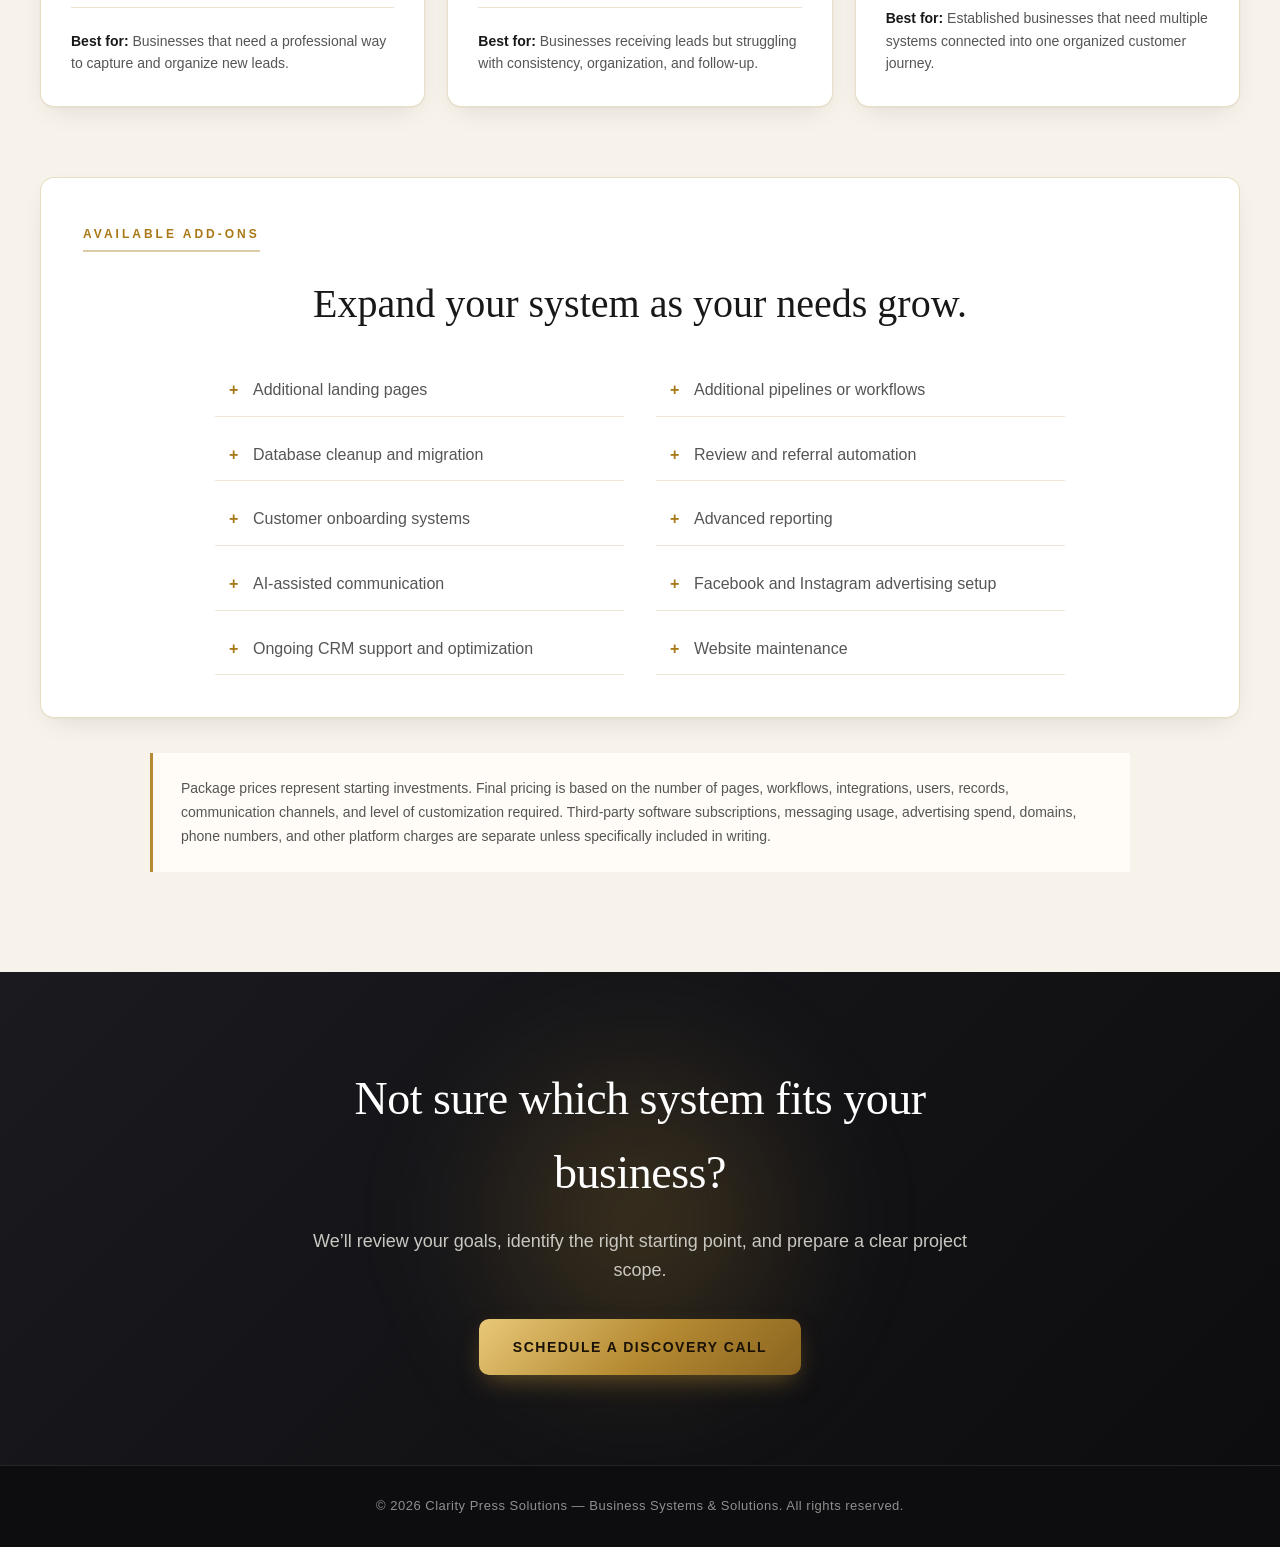
<file: pricing.html>
<!DOCTYPE html>
<html lang="en">
<head>
  <meta charset="UTF-8">
  <meta name="viewport" content="width=device-width, initial-scale=1.0">

  <title>Pricing | Clarity Press Solutions</title>
  <meta name="description" content="Explore starting investments for lead capture, lead conversion, and complete business growth systems from Clarity Press Solutions.">

  <meta property="og:type" content="website">
  <meta property="og:title" content="Pricing | Clarity Press Solutions">
  <meta property="og:description" content="Business systems designed to capture, organize, and convert more leads.">

  <link rel="icon" href="data:image/svg+xml,<svg xmlns='http://www.w3.org/2000/svg' viewBox='0 0 32 32'><rect width='32' height='32' rx='6' fill='%230d0d0f'/><text x='16' y='23' font-family='Georgia' font-size='20' fill='%23E8C878' text-anchor='middle'>C</text></svg>">
  <link rel="stylesheet" href="styles.css">
</head>

<body>
  <div class="nav-wrap" id="navWrap">
    <nav>
      <a class="brand" href="index.html" aria-label="Clarity Press Solutions home" style="text-decoration:none">
        <svg class="flourish" viewBox="0 -3 240 28" xmlns="http://www.w3.org/2000/svg" fill="none" aria-hidden="true">
          <g stroke="#E8C878" stroke-width="1.4" stroke-linecap="round"><path d="M14 11 C 48 11, 80 11, 101 11"/><path d="M101 11 c 11 0, 15 -7, 8 -11 c -5 -3, -11 2, -6 8"/><path d="M226 11 C 192 11, 160 11, 139 11"/><path d="M139 11 c -11 0, -15 -7, -8 -11 c 5 -3, 11 2, 6 8"/></g>
          <circle cx="14" cy="11" r="2.2" fill="#E8C878"/><circle cx="226" cy="11" r="2.2" fill="#E8C878"/><path d="M120 3 L 125 11 L 120 19 L 115 11 Z" fill="#E8C878"/><circle cx="120" cy="11" r="1.4" fill="#0d0d0f"/>
        </svg>
        <span class="brand-text">CLARITY PRESS</span>
        <svg class="flourish flourish-bottom" viewBox="0 -3 240 28" xmlns="http://www.w3.org/2000/svg" fill="none" aria-hidden="true">
          <g stroke="#E8C878" stroke-width="1.4" stroke-linecap="round"><path d="M14 11 C 48 11, 80 11, 101 11"/><path d="M101 11 c 11 0, 15 -7, 8 -11 c -5 -3, -11 2, -6 8"/><path d="M226 11 C 192 11, 160 11, 139 11"/><path d="M139 11 c -11 0, -15 -7, -8 -11 c 5 -3, 11 2, 6 8"/></g>
          <circle cx="14" cy="11" r="2.2" fill="#E8C878"/><circle cx="226" cy="11" r="2.2" fill="#E8C878"/><path d="M120 3 L 125 11 L 120 19 L 115 11 Z" fill="#E8C878"/><circle cx="120" cy="11" r="1.4" fill="#0d0d0f"/>
        </svg>
      </a>
      <div class="nav-links">
        <a href="services.html">Services</a>
        <a href="pricing.html" class="active">Pricing</a>
        <a href="work.html">Work</a>
        <a href="about.html">About</a>
        <a href="contact.html">Contact</a>
      </div>
    </nav>
  </div>

  <main>
    <header class="page-header">
      <div class="hero-bg" aria-hidden="true"></div>
      <div class="hero-grid-overlay" aria-hidden="true"></div>
      <div class="page-header-inner">
        <div class="eyebrow"><span class="dot"></span> PRICING</div>
        <h1>Business systems designed to capture, organize, and convert more leads.</h1>
        <p>Choose the starting point that best matches your current needs. After a discovery call, you&rsquo;ll receive a detailed scope and final project quote.</p>
      </div>
    </header>

    <section class="pricing-page">
      <div class="pricing-inner">
        <p class="pricing-intro reveal">Each package provides a clear foundation while leaving room for the strategy, integrations, and customization your business actually needs.</p>

        <div class="pricing-grid stagger">
          <article class="pricing-card">
            <h2>Lead Capture Foundation</h2>
            <div class="pricing-price">Starting at $1,500</div>
            <p class="pricing-summary">Build a professional foundation for capturing inquiries and scheduling conversations.</p>
            <div class="pricing-includes-label">Includes</div>
            <ul class="pricing-list">
              <li>One conversion-focused landing page</li>
              <li>Lead intake or contact form</li>
              <li>Appointment-booking calendar</li>
              <li>Basic CRM configuration</li>
              <li>One customized lead pipeline</li>
              <li>Email and text confirmations</li>
              <li>Internal lead notifications</li>
              <li>Mobile-responsive setup</li>
              <li>Testing and launch support</li>
              <li>One training session</li>
            </ul>
            <p class="pricing-best-for"><strong>Best for:</strong> Businesses that need a professional way to capture and organize new leads.</p>
          </article>

          <article class="pricing-card">
            <h2>Lead Conversion System</h2>
            <div class="pricing-price">Starting at $3,000</div>
            <p class="pricing-summary">Create a complete follow-up system that helps prevent valuable leads from being forgotten.</p>
            <div class="pricing-includes-label">Everything in Lead Capture, plus</div>
            <ul class="pricing-list">
              <li>Lead-data import and field mapping</li>
              <li>Hot, warm, and cold lead segmentation</li>
              <li>Automated email and SMS nurturing</li>
              <li>Follow-up tasks and reminders</li>
              <li>Pipeline-stage automation</li>
              <li>Reply and appointment routing</li>
              <li>Workflow stop and opt-out controls</li>
              <li>End-to-end workflow testing</li>
              <li>Team training and documentation</li>
              <li>30 days of post-launch support</li>
            </ul>
            <p class="pricing-best-for"><strong>Best for:</strong> Businesses receiving leads but struggling with consistency, organization, and follow-up.</p>
          </article>

          <article class="pricing-card">
            <h2>Complete Business Growth System</h2>
            <div class="pricing-price">Starting at $5,000</div>
            <p class="pricing-summary">Build a broader customer-acquisition and follow-up infrastructure designed for continued growth.</p>
            <div class="pricing-includes-label">May include</div>
            <ul class="pricing-list">
              <li>Multi-page website or advanced sales funnel</li>
              <li>Multiple intake and booking experiences</li>
              <li>Multiple CRM pipelines</li>
              <li>Multiple lead and customer workflows</li>
              <li>Database reactivation</li>
              <li>Advanced lead routing</li>
              <li>Sales and onboarding automation</li>
              <li>Reporting dashboards</li>
              <li>Review and referral automation</li>
              <li>Team implementation and training</li>
              <li>Launch strategy and optimization</li>
            </ul>
            <p class="pricing-best-for"><strong>Best for:</strong> Established businesses that need multiple systems connected into one organized customer journey.</p>
          </article>
        </div>

        <section class="addons reveal" aria-labelledby="addons-heading">
          <div class="section-label">AVAILABLE ADD-ONS</div>
          <h2 id="addons-heading">Expand your system as your needs grow.</h2>
          <ul class="addons-list">
            <li>Additional landing pages</li>
            <li>Additional pipelines or workflows</li>
            <li>Database cleanup and migration</li>
            <li>Review and referral automation</li>
            <li>Customer onboarding systems</li>
            <li>Advanced reporting</li>
            <li>AI-assisted communication</li>
            <li>Facebook and Instagram advertising setup</li>
            <li>Ongoing CRM support and optimization</li>
            <li>Website maintenance</li>
          </ul>
        </section>

        <p class="pricing-disclaimer reveal">Package prices represent starting investments. Final pricing is based on the number of pages, workflows, integrations, users, records, communication channels, and level of customization required. Third-party software subscriptions, messaging usage, advertising spend, domains, phone numbers, and other platform charges are separate unless specifically included in writing.</p>
      </div>
    </section>

    <section class="cta-band">
      <div class="cta-band-inner reveal">
        <h2>Not sure which system fits your business?</h2>
        <p>We&rsquo;ll review your goals, identify the right starting point, and prepare a clear project scope.</p>
        <a class="button" href="contact.html#contactForm">SCHEDULE A DISCOVERY CALL</a>
      </div>
    </section>
  </main>

  <footer class="site-footer">
    <p>&copy; 2026 Clarity Press Solutions &mdash; Business Systems &amp; Solutions. All rights reserved.</p>
  </footer>

  <script src="script.js"></script>
</body>
</html>
</file>
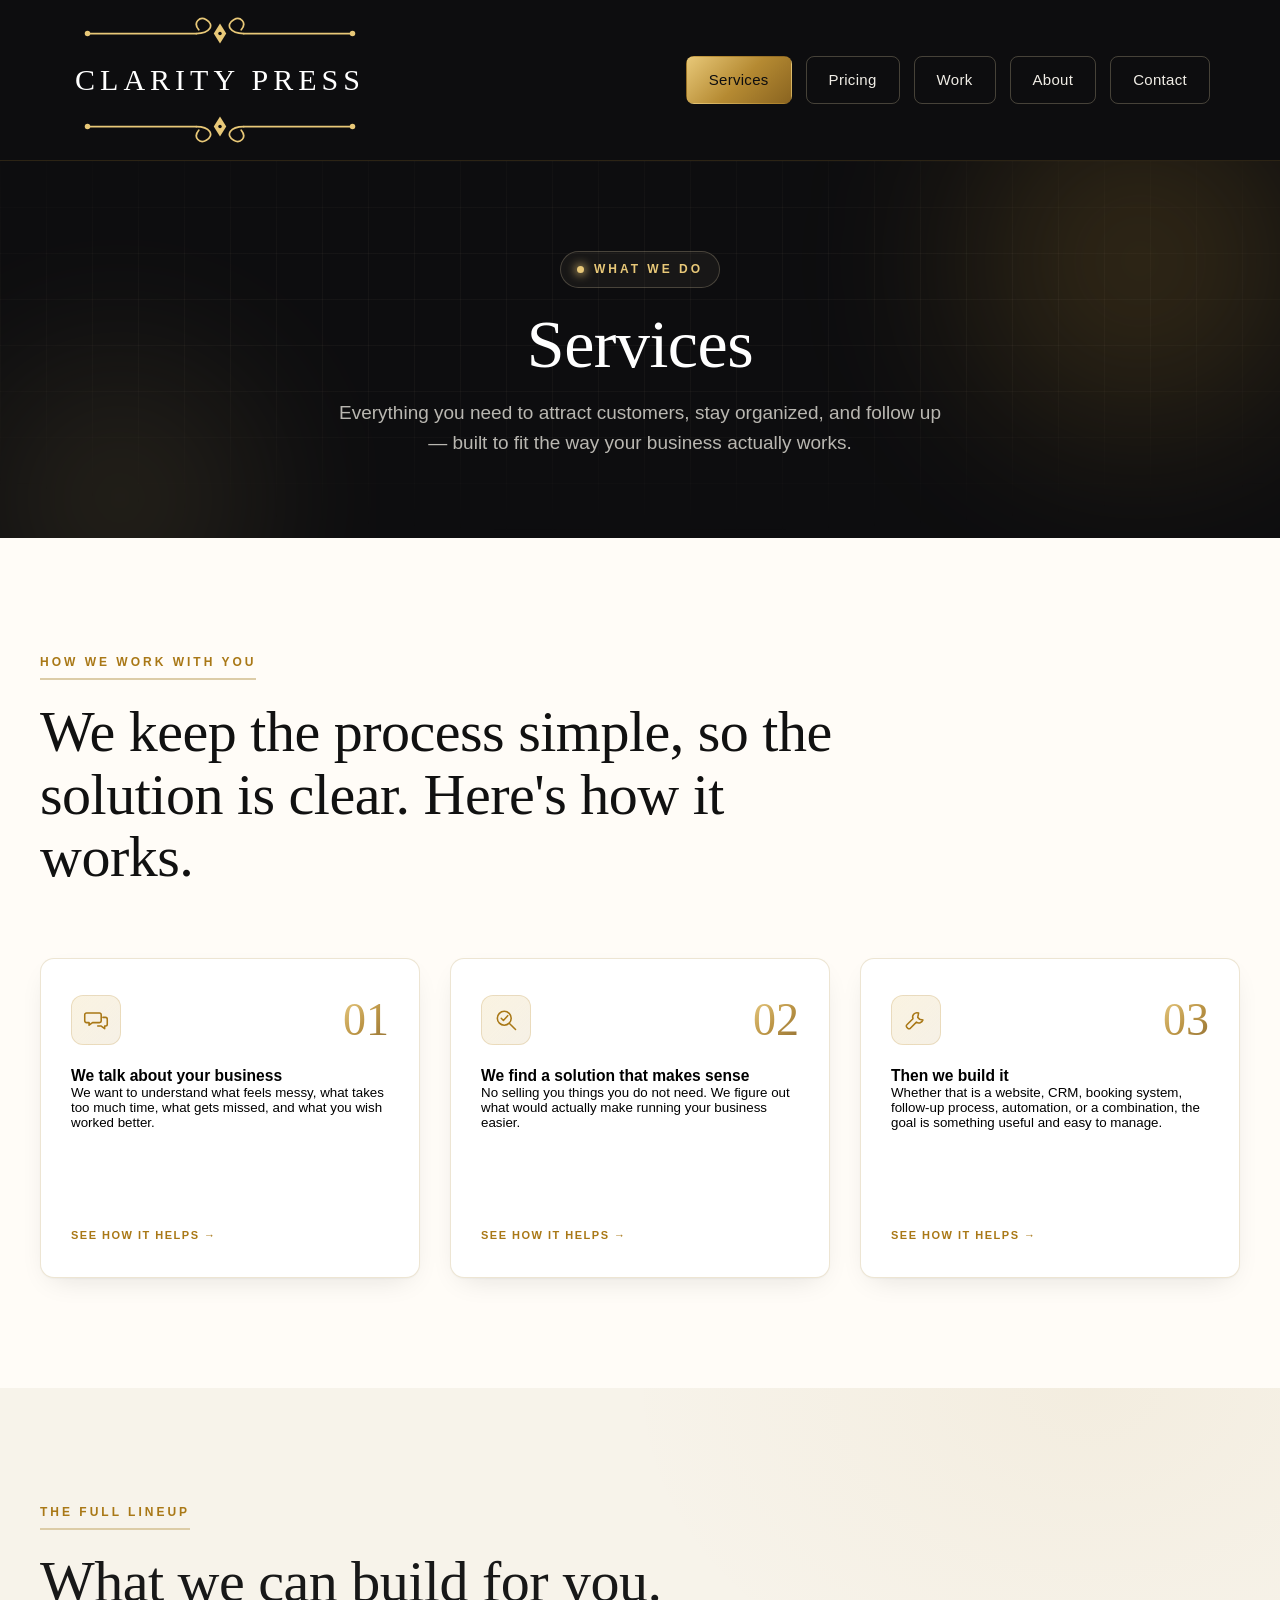
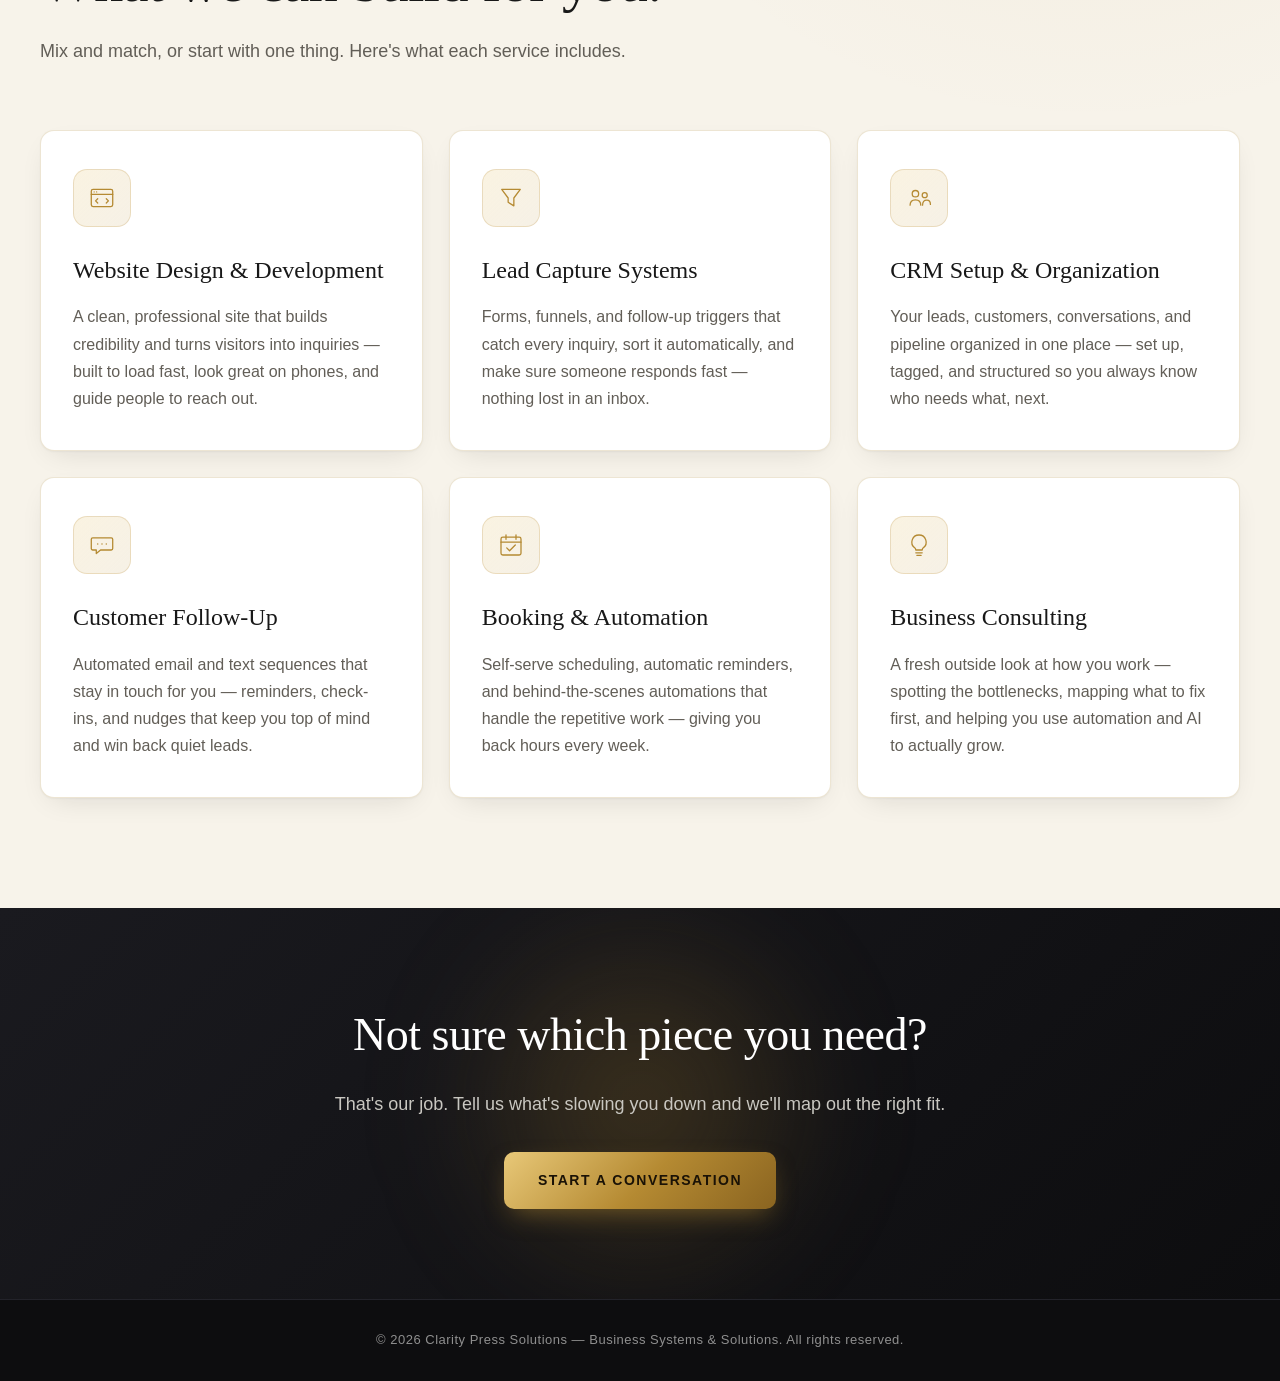
<file: services.html>
<!DOCTYPE html>
<html lang="en">
<head>
  <meta charset="UTF-8">
  <meta name="viewport" content="width=device-width, initial-scale=1.0">

  <title>Services | Clarity Press Solutions</title>
  <meta name="description" content="Websites, lead capture, CRM setup, customer follow-up, booking, automation, and consulting — and the simple process behind how we work with you.">

  <meta property="og:type" content="website">
  <meta property="og:title" content="Services | Clarity Press Solutions">
  <meta property="og:description" content="What we build for small businesses, and the simple process behind how we work.">

  <link rel="icon" href="data:image/svg+xml,<svg xmlns='http://www.w3.org/2000/svg' viewBox='0 0 32 32'><rect width='32' height='32' rx='6' fill='%230d0d0f'/><text x='16' y='23' font-family='Georgia' font-size='20' fill='%23E8C878' text-anchor='middle'>C</text></svg>">

  <link rel="stylesheet" href="styles.css">
</head>

<body>

  <div class="nav-wrap" id="navWrap">
    <nav>
      <a class="brand" href="index.html" aria-label="Clarity Press Solutions home" style="text-decoration:none">
        <svg class="flourish" viewBox="0 -3 240 28" xmlns="http://www.w3.org/2000/svg" fill="none" aria-hidden="true">
          <g stroke="#E8C878" stroke-width="1.4" stroke-linecap="round"><path d="M14 11 C 48 11, 80 11, 101 11"/><path d="M101 11 c 11 0, 15 -7, 8 -11 c -5 -3, -11 2, -6 8"/><path d="M226 11 C 192 11, 160 11, 139 11"/><path d="M139 11 c -11 0, -15 -7, -8 -11 c 5 -3, 11 2, 6 8"/></g>
          <circle cx="14" cy="11" r="2.2" fill="#E8C878"/><circle cx="226" cy="11" r="2.2" fill="#E8C878"/><path d="M120 3 L 125 11 L 120 19 L 115 11 Z" fill="#E8C878"/><circle cx="120" cy="11" r="1.4" fill="#0d0d0f"/>
        </svg>
        <span class="brand-text">CLARITY PRESS</span>
        <svg class="flourish flourish-bottom" viewBox="0 -3 240 28" xmlns="http://www.w3.org/2000/svg" fill="none" aria-hidden="true">
          <g stroke="#E8C878" stroke-width="1.4" stroke-linecap="round"><path d="M14 11 C 48 11, 80 11, 101 11"/><path d="M101 11 c 11 0, 15 -7, 8 -11 c -5 -3, -11 2, -6 8"/><path d="M226 11 C 192 11, 160 11, 139 11"/><path d="M139 11 c -11 0, -15 -7, -8 -11 c 5 -3, 11 2, 6 8"/></g>
          <circle cx="14" cy="11" r="2.2" fill="#E8C878"/><circle cx="226" cy="11" r="2.2" fill="#E8C878"/><path d="M120 3 L 125 11 L 120 19 L 115 11 Z" fill="#E8C878"/><circle cx="120" cy="11" r="1.4" fill="#0d0d0f"/>
        </svg>
      </a>
      <div class="nav-links">
        <a href="services.html" class="active">Services</a>
        <a href="pricing.html">Pricing</a>
        <a href="work.html">Work</a>
        <a href="about.html">About</a>
        <a href="contact.html">Contact</a>
      </div>
    </nav>
  </div>

  <main>

    <header class="page-header">
      <div class="hero-bg" aria-hidden="true"></div>
      <div class="hero-grid-overlay" aria-hidden="true"></div>
      <div class="page-header-inner">
        <div class="eyebrow"><span class="dot"></span> WHAT WE DO</div>
        <h1>Services</h1>
        <p>Everything you need to attract customers, stay organized, and follow up &mdash; built to fit the way your business actually works.</p>
      </div>
    </header>

    <section class="process">
      <div class="process-container">
        <div class="section-label reveal">HOW WE WORK WITH YOU</div>
        <h2 class="reveal">We keep the process simple, so the solution is clear. Here's how it works.</h2>

        <div class="process-grid stagger">

          <button class="flip-card" type="button" aria-pressed="false">
            <div class="flip-inner">
              <div class="flip-face flip-front">
                <div class="step-head">
                  <span class="step-icon-chip">
                    <svg class="step-icon" viewBox="0 0 30 30" fill="none" stroke="#a97816" stroke-width="1.8" stroke-linecap="round" stroke-linejoin="round" aria-hidden="true"><path d="M4 7 h15 a2 2 0 0 1 2 2 v7 a2 2 0 0 1 -2 2 H11 l-4 3 v-3 H4 a2 2 0 0 1 -2 -2 V9 a2 2 0 0 1 2 -2 z"/><path d="M23 12 h3 a2 2 0 0 1 2 2 v6 a2 2 0 0 1 -2 2 h-1 v3 l-4 -3 h-4"/></svg>
                  </span>
                  <span class="step-number">01</span>
                </div>
                <h3>We talk about your business</h3>
                <p>We want to understand what feels messy, what takes too much time, what gets missed, and what you wish worked better.</p>
                <span class="flip-cue">SEE HOW IT HELPS &rarr;</span>
              </div>
              <div class="flip-face flip-back">
                <span class="stat-figure">Listen first</span>
                <p>Most problems come from systems that were never built around how you actually work. Real change starts with understanding your day-to-day.</p>
                <span class="flip-cue">&larr; BACK</span>
              </div>
            </div>
          </button>

          <button class="flip-card" type="button" aria-pressed="false">
            <div class="flip-inner">
              <div class="flip-face flip-front">
                <div class="step-head">
                  <span class="step-icon-chip">
                    <svg class="step-icon" viewBox="0 0 30 30" fill="none" stroke="#a97816" stroke-width="1.8" stroke-linecap="round" stroke-linejoin="round" aria-hidden="true"><circle cx="13" cy="13" r="8"/><line x1="19" y1="19" x2="26" y2="26"/><path d="M9.5 13 l2.5 2.5 l5 -5.5"/></svg>
                  </span>
                  <span class="step-number">02</span>
                </div>
                <h3>We find a solution that makes sense</h3>
                <p>No selling you things you do not need. We figure out what would actually make running your business easier.</p>
                <span class="flip-cue">SEE HOW IT HELPS &rarr;</span>
              </div>
              <div class="flip-face flip-back">
                <span class="stat-figure">Right-sized</span>
                <p>You get a plan built for your business &mdash; not a template or a package you'll half-use. Only what genuinely moves the needle.</p>
                <span class="flip-cue">&larr; BACK</span>
              </div>
            </div>
          </button>

          <button class="flip-card" type="button" aria-pressed="false">
            <div class="flip-inner">
              <div class="flip-face flip-front">
                <div class="step-head">
                  <span class="step-icon-chip">
                    <svg class="step-icon" viewBox="0 0 30 30" fill="none" stroke="#a97816" stroke-width="1.8" stroke-linecap="round" stroke-linejoin="round" aria-hidden="true"><path d="M18 7 a5 5 0 0 0 -6.5 6.5 l-7 7 a2 2 0 0 0 0 3 l1 1 a2 2 0 0 0 3 0 l7 -7 A5 5 0 0 0 23 15 l-4 -1 -2 -2 z"/></svg>
                  </span>
                  <span class="step-number">03</span>
                </div>
                <h3>Then we build it</h3>
                <p>Whether that is a website, CRM, booking system, follow-up process, automation, or a combination, the goal is something useful and easy to manage.</p>
                <span class="flip-cue">SEE HOW IT HELPS &rarr;</span>
              </div>
              <div class="flip-face flip-back">
                <span class="stat-figure">Done for you</span>
                <p>We handle the setup, the tech, and the connecting pieces &mdash; and hand you something simple to run, not another tool to figure out.</p>
                <span class="flip-cue">&larr; BACK</span>
              </div>
            </div>
          </button>

        </div>
      </div>
    </section>

    <section class="services">
      <div class="services-container">
        <div class="section-label reveal">THE FULL LINEUP</div>
        <h2 class="reveal">What we can build for you.</h2>
        <p class="services-intro reveal">Mix and match, or start with one thing. Here's what each service includes.</p>

        <div class="services-grid stagger">

          <div class="service-card">
            <span class="icon-chip"><svg class="service-icon" viewBox="0 0 42 42" fill="none" stroke="#B58A32" stroke-width="1.8" stroke-linecap="round" stroke-linejoin="round" aria-hidden="true"><rect x="6" y="9" width="30" height="24" rx="2.5"/><line x1="6" y1="16" x2="36" y2="16"/><circle cx="10" cy="12.5" r="0.9" fill="#B58A32" stroke="none"/><circle cx="13.5" cy="12.5" r="0.9" fill="#B58A32" stroke="none"/><path d="M15 22 l-3 3 l3 3"/><path d="M27 22 l3 3 l-3 3"/></svg></span>
            <h3>Website Design &amp; Development</h3>
            <p>A clean, professional site that builds credibility and turns visitors into inquiries &mdash; built to load fast, look great on phones, and guide people to reach out.</p>
          </div>

          <div class="service-card">
            <span class="icon-chip"><svg class="service-icon" viewBox="0 0 42 42" fill="none" stroke="#B58A32" stroke-width="1.8" stroke-linecap="round" stroke-linejoin="round" aria-hidden="true"><path d="M8 9 H34 L25 21 V32 L17 27 V21 Z"/></svg></span>
            <h3>Lead Capture Systems</h3>
            <p>Forms, funnels, and follow-up triggers that catch every inquiry, sort it automatically, and make sure someone responds fast &mdash; nothing lost in an inbox.</p>
          </div>

          <div class="service-card">
            <span class="icon-chip"><svg class="service-icon" viewBox="0 0 42 42" fill="none" stroke="#B58A32" stroke-width="1.8" stroke-linecap="round" stroke-linejoin="round" aria-hidden="true"><circle cx="16" cy="15" r="4.5"/><path d="M8.5 31 c0 -5 3.5 -7.5 7.5 -7.5 s7.5 2.5 7.5 7.5"/><circle cx="29" cy="17" r="3.5"/><path d="M26 31 c0 -4 1.5 -7 6 -7 s5 3 5 6"/></svg></span>
            <h3>CRM Setup &amp; Organization</h3>
            <p>Your leads, customers, conversations, and pipeline organized in one place &mdash; set up, tagged, and structured so you always know who needs what, next.</p>
          </div>

          <div class="service-card">
            <span class="icon-chip"><svg class="service-icon" viewBox="0 0 42 42" fill="none" stroke="#B58A32" stroke-width="1.8" stroke-linecap="round" stroke-linejoin="round" aria-hidden="true"><path d="M8 11 h26 a2 2 0 0 1 2 2 v13 a2 2 0 0 1 -2 2 H19 l-6 5 v-5 H8 a2 2 0 0 1 -2 -2 V13 a2 2 0 0 1 2 -2 z"/><circle cx="15" cy="19.5" r="1" fill="#B58A32" stroke="none"/><circle cx="21" cy="19.5" r="1" fill="#B58A32" stroke="none"/><circle cx="27" cy="19.5" r="1" fill="#B58A32" stroke="none"/></svg></span>
            <h3>Customer Follow-Up</h3>
            <p>Automated email and text sequences that stay in touch for you &mdash; reminders, check-ins, and nudges that keep you top of mind and win back quiet leads.</p>
          </div>

          <div class="service-card">
            <span class="icon-chip"><svg class="service-icon" viewBox="0 0 42 42" fill="none" stroke="#B58A32" stroke-width="1.8" stroke-linecap="round" stroke-linejoin="round" aria-hidden="true"><rect x="7" y="10" width="28" height="25" rx="2.5"/><line x1="7" y1="17" x2="35" y2="17"/><line x1="14" y1="7" x2="14" y2="13"/><line x1="28" y1="7" x2="28" y2="13"/><path d="M15 25 l4 4 l8 -8"/></svg></span>
            <h3>Booking &amp; Automation</h3>
            <p>Self-serve scheduling, automatic reminders, and behind-the-scenes automations that handle the repetitive work &mdash; giving you back hours every week.</p>
          </div>

          <div class="service-card">
            <span class="icon-chip"><svg class="service-icon" viewBox="0 0 42 42" fill="none" stroke="#B58A32" stroke-width="1.8" stroke-linecap="round" stroke-linejoin="round" aria-hidden="true"><path d="M21 7 a10 10 0 0 1 6 18 c-1 0.8 -1.5 1.8 -1.5 3 h-9 c0 -1.2 -0.5 -2.2 -1.5 -3 a10 10 0 0 1 6 -18 z"/><line x1="16.5" y1="32" x2="25.5" y2="32"/><line x1="18" y1="35.5" x2="24" y2="35.5"/></svg></span>
            <h3>Business Consulting</h3>
            <p>A fresh outside look at how you work &mdash; spotting the bottlenecks, mapping what to fix first, and helping you use automation and AI to actually grow.</p>
          </div>

        </div>
      </div>
    </section>

    <section class="cta-band">
      <div class="cta-band-inner reveal">
        <h2>Not sure which piece you need?</h2>
        <p>That's our job. Tell us what's slowing you down and we'll map out the right fit.</p>
        <a class="button" href="contact.html">START A CONVERSATION</a>
      </div>
    </section>

  </main>

  <footer class="site-footer">
    <p>&copy; 2026 Clarity Press Solutions &mdash; Business Systems &amp; Solutions. All rights reserved.</p>
  </footer>

  <script src="script.js"></script>

</body>
</html>
</file>
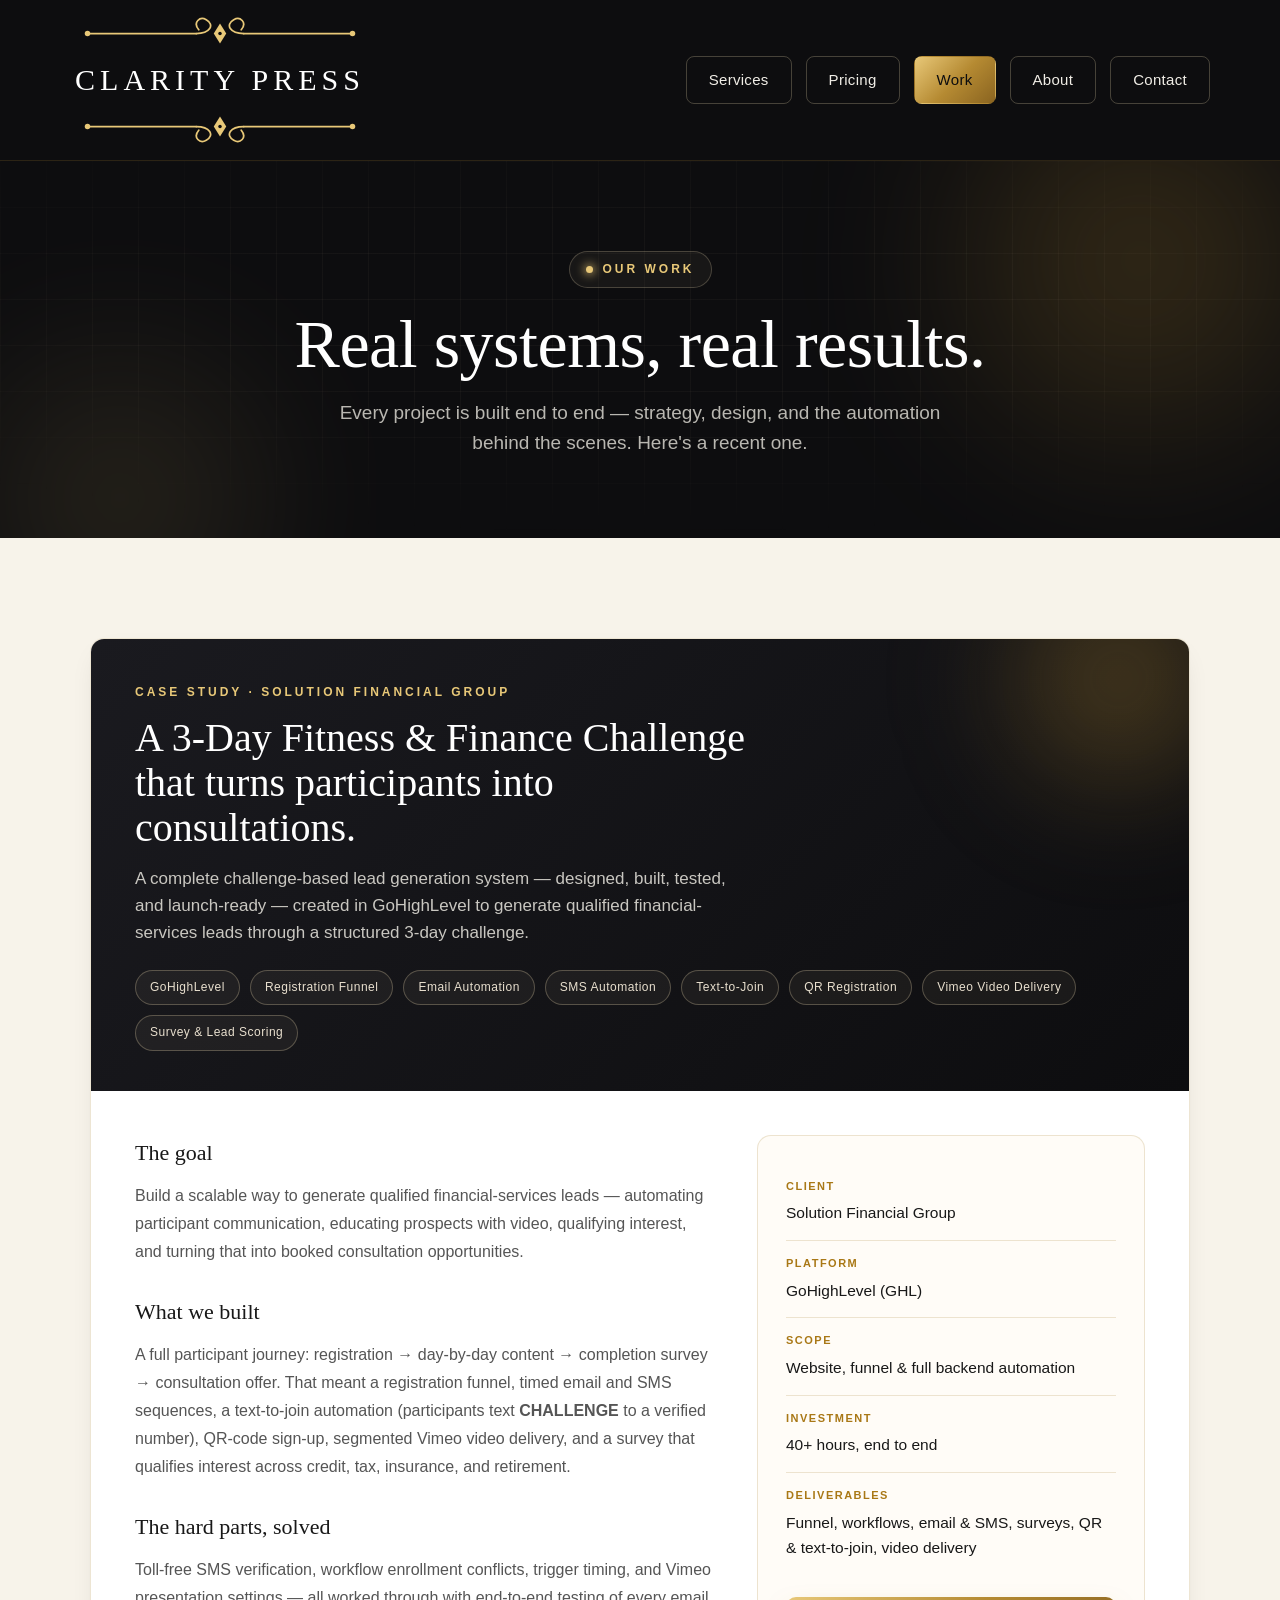
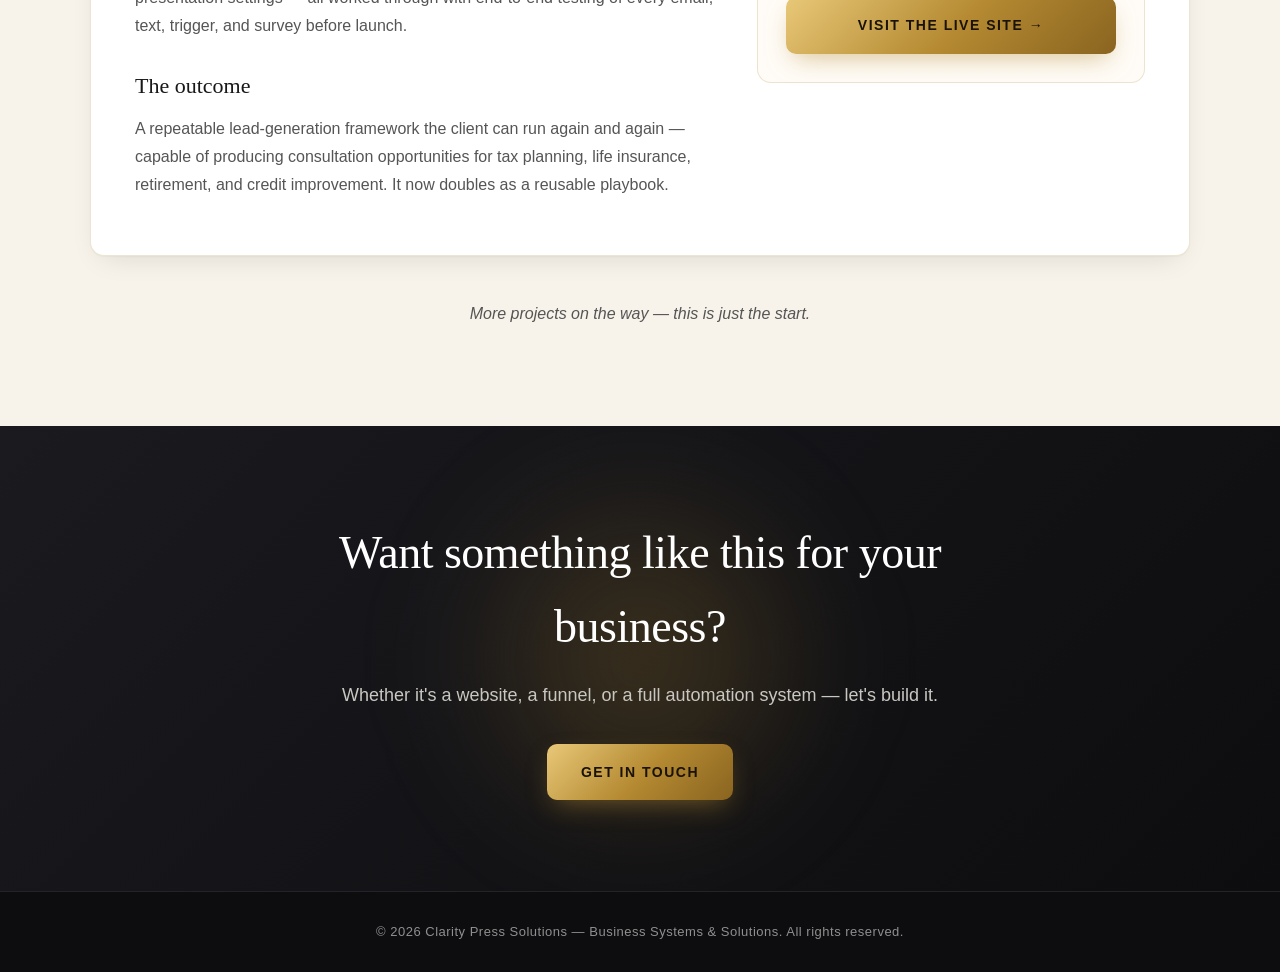
<file: work.html>
<!DOCTYPE html>
<html lang="en">
<head>
  <meta charset="UTF-8">
  <meta name="viewport" content="width=device-width, initial-scale=1.0">

  <title>Our Work | Clarity Press Solutions</title>
  <meta name="description" content="A look at real work — including a complete challenge-based lead generation system built in GoHighLevel for Solution Financial Group's 3-Day Fitness & Finance Challenge.">

  <meta property="og:type" content="website">
  <meta property="og:title" content="Our Work | Clarity Press Solutions">
  <meta property="og:description" content="Real projects — websites, funnels, and automation systems built for small businesses.">

  <link rel="icon" href="data:image/svg+xml,<svg xmlns='http://www.w3.org/2000/svg' viewBox='0 0 32 32'><rect width='32' height='32' rx='6' fill='%230d0d0f'/><text x='16' y='23' font-family='Georgia' font-size='20' fill='%23E8C878' text-anchor='middle'>C</text></svg>">

  <link rel="stylesheet" href="styles.css">
</head>

<body>

  <div class="nav-wrap" id="navWrap">
    <nav>
      <a class="brand" href="index.html" aria-label="Clarity Press Solutions home" style="text-decoration:none">
        <svg class="flourish" viewBox="0 -3 240 28" xmlns="http://www.w3.org/2000/svg" fill="none" aria-hidden="true">
          <g stroke="#E8C878" stroke-width="1.4" stroke-linecap="round"><path d="M14 11 C 48 11, 80 11, 101 11"/><path d="M101 11 c 11 0, 15 -7, 8 -11 c -5 -3, -11 2, -6 8"/><path d="M226 11 C 192 11, 160 11, 139 11"/><path d="M139 11 c -11 0, -15 -7, -8 -11 c 5 -3, 11 2, 6 8"/></g>
          <circle cx="14" cy="11" r="2.2" fill="#E8C878"/><circle cx="226" cy="11" r="2.2" fill="#E8C878"/><path d="M120 3 L 125 11 L 120 19 L 115 11 Z" fill="#E8C878"/><circle cx="120" cy="11" r="1.4" fill="#0d0d0f"/>
        </svg>
        <span class="brand-text">CLARITY PRESS</span>
        <svg class="flourish flourish-bottom" viewBox="0 -3 240 28" xmlns="http://www.w3.org/2000/svg" fill="none" aria-hidden="true">
          <g stroke="#E8C878" stroke-width="1.4" stroke-linecap="round"><path d="M14 11 C 48 11, 80 11, 101 11"/><path d="M101 11 c 11 0, 15 -7, 8 -11 c -5 -3, -11 2, -6 8"/><path d="M226 11 C 192 11, 160 11, 139 11"/><path d="M139 11 c -11 0, -15 -7, -8 -11 c 5 -3, 11 2, 6 8"/></g>
          <circle cx="14" cy="11" r="2.2" fill="#E8C878"/><circle cx="226" cy="11" r="2.2" fill="#E8C878"/><path d="M120 3 L 125 11 L 120 19 L 115 11 Z" fill="#E8C878"/><circle cx="120" cy="11" r="1.4" fill="#0d0d0f"/>
        </svg>
      </a>
      <div class="nav-links">
        <a href="services.html">Services</a>
        <a href="pricing.html">Pricing</a>
        <a href="work.html" class="active">Work</a>
        <a href="about.html">About</a>
        <a href="contact.html">Contact</a>
      </div>
    </nav>
  </div>

  <main>

    <header class="page-header">
      <div class="hero-bg" aria-hidden="true"></div>
      <div class="hero-grid-overlay" aria-hidden="true"></div>
      <div class="page-header-inner">
        <div class="eyebrow"><span class="dot"></span> OUR WORK</div>
        <h1>Real systems, real results.</h1>
        <p>Every project is built end to end &mdash; strategy, design, and the automation behind the scenes. Here's a recent one.</p>
      </div>
    </header>

    <section class="work">
      <div class="work-inner">

        <article class="case-card reveal">

          <div class="case-top">
            <div class="case-top-content">
              <div class="case-kicker">CASE STUDY &middot; SOLUTION FINANCIAL GROUP</div>
              <h2>A 3-Day Fitness &amp; Finance Challenge that turns participants into consultations.</h2>
              <p>
                A complete challenge-based lead generation system &mdash; designed, built,
                tested, and launch-ready &mdash; created in GoHighLevel to generate qualified
                financial-services leads through a structured 3-day challenge.
              </p>
              <div class="case-tags">
                <span class="case-tag">GoHighLevel</span>
                <span class="case-tag">Registration Funnel</span>
                <span class="case-tag">Email Automation</span>
                <span class="case-tag">SMS Automation</span>
                <span class="case-tag">Text-to-Join</span>
                <span class="case-tag">QR Registration</span>
                <span class="case-tag">Vimeo Video Delivery</span>
                <span class="case-tag">Survey &amp; Lead Scoring</span>
              </div>
            </div>
          </div>

          <div class="case-body">

            <div class="case-narrative">
              <h3>The goal</h3>
              <p>
                Build a scalable way to generate qualified financial-services leads &mdash;
                automating participant communication, educating prospects with video, qualifying
                interest, and turning that into booked consultation opportunities.
              </p>

              <h3>What we built</h3>
              <p>
                A full participant journey: registration &rarr; day-by-day content &rarr; completion
                survey &rarr; consultation offer. That meant a registration funnel, timed email and
                SMS sequences, a text-to-join automation (participants text <b>CHALLENGE</b> to a
                verified number), QR-code sign-up, segmented Vimeo video delivery, and a survey
                that qualifies interest across credit, tax, insurance, and retirement.
              </p>

              <h3>The hard parts, solved</h3>
              <p>
                Toll-free SMS verification, workflow enrollment conflicts, trigger timing, and Vimeo
                presentation settings &mdash; all worked through with end-to-end testing of every
                email, text, trigger, and survey before launch.
              </p>

              <h3>The outcome</h3>
              <p>
                A repeatable lead-generation framework the client can run again and again &mdash;
                capable of producing consultation opportunities for tax planning, life insurance,
                retirement, and credit improvement. It now doubles as a reusable playbook.
              </p>
            </div>

            <aside class="case-facts">
              <div class="case-fact">
                <span class="label">CLIENT</span>
                <span class="value">Solution Financial Group</span>
              </div>
              <div class="case-fact">
                <span class="label">PLATFORM</span>
                <span class="value">GoHighLevel (GHL)</span>
              </div>
              <div class="case-fact">
                <span class="label">SCOPE</span>
                <span class="value">Website, funnel &amp; full backend automation</span>
              </div>
              <div class="case-fact">
                <span class="label">INVESTMENT</span>
                <span class="value">40+ hours, end to end</span>
              </div>
              <div class="case-fact">
                <span class="label">DELIVERABLES</span>
                <span class="value">Funnel, workflows, email &amp; SMS, surveys, QR &amp; text-to-join, video delivery</span>
              </div>
              <a class="button" href="https://fitandfinances.com" target="_blank" rel="noopener">VISIT THE LIVE SITE &rarr;</a>
            </aside>

          </div>

        </article>

        <p class="work-note reveal">More projects on the way &mdash; this is just the start.</p>

      </div>
    </section>

    <section class="cta-band">
      <div class="cta-band-inner reveal">
        <h2>Want something like this for your business?</h2>
        <p>Whether it's a website, a funnel, or a full automation system &mdash; let's build it.</p>
        <a class="button" href="contact.html">GET IN TOUCH</a>
      </div>
    </section>

  </main>

  <footer class="site-footer">
    <p>&copy; 2026 Clarity Press Solutions &mdash; Business Systems &amp; Solutions. All rights reserved.</p>
  </footer>

  <script src="script.js"></script>

</body>
</html>
</file>
<file: styles.css>
:root {
      --cream: #FFFCF7;
      --cream-2: #F7F3EA;
      --ink: #181818;
      --ink-soft: #555555;
      --gold: #B58A32;
      --gold-deep: #a97816;
      --gold-light: #E8C878;
      --gold-border: #DCCCA7;
      --dark: #0d0d0f;
      --dark-2: #141418;
      --grad-gold: linear-gradient(135deg, #E8C878 0%, #B58A32 52%, #8a6420 100%);
      --radius: 14px;
      --shadow-card: 0 1px 2px rgba(24,24,24,.04), 0 10px 30px -12px rgba(24,24,24,.14);
      --shadow-card-hover: 0 2px 4px rgba(24,24,24,.05), 0 26px 50px -18px rgba(120,90,25,.32);
    }

    * {
      margin: 0;
      padding: 0;
      box-sizing: border-box;
    }

    html {
      scroll-behavior: smooth;
    }

    body {
      font-family: Arial, Helvetica, sans-serif;
      background: var(--cream);
      color: var(--ink);
      line-height: 1.6;
      overflow-x: hidden;
    }

    /* ===== NAVIGATION (sticky glass) ===== */

    .nav-wrap {
      position: sticky;
      top: 0;
      z-index: 60;
      background: var(--dark);
      backdrop-filter: blur(16px) saturate(140%);
      -webkit-backdrop-filter: blur(16px) saturate(140%);
      border-bottom: 1px solid rgba(181, 138, 50, 0.18);
      transition: background 0.4s ease, box-shadow 0.4s ease, border-color 0.4s ease;
    }

    .nav-wrap.scrolled {
      background: rgba(11, 11, 13, 0.95);
      box-shadow: 0 10px 30px -12px rgba(0, 0, 0, 0.6);
      border-bottom-color: rgba(181, 138, 50, 0.32);
    }

    nav {
      display: flex;
      justify-content: space-between;
      align-items: center;
      max-width: 1200px;
      margin: auto;
      padding: 16px 30px;
    }

    .brand {
      display: flex;
      flex-direction: column;
      align-items: center;
      gap: 5px;
    }

    .brand-text {
      font-family: Georgia, serif;
      font-size: 30px;
      letter-spacing: 5px;
      font-weight: normal;
      white-space: nowrap;
      color: #ffffff;
    }

    .flourish {
      width: 100%;
      height: auto;
      display: block;
    }

    .flourish-bottom {
      transform: rotate(180deg);
    }

    .nav-links {
      display: flex;
      align-items: center;
      gap: 14px;
    }

    .nav-links a {
      color: #f0ede6;
      text-decoration: none;
      font-size: 15px;
      font-weight: 500;
      letter-spacing: 0.3px;
      padding: 11px 22px;
      border: 1px solid rgba(220, 204, 167, 0.28);
      border-radius: 8px;
      transition: color 0.3s ease, background 0.3s ease, border-color 0.3s ease, transform 0.3s ease;
    }

    .nav-links a:hover {
      color: var(--dark);
      background: var(--grad-gold);
      border-color: transparent;
      transform: translateY(-1px);
    }

    /* ===== BUTTONS ===== */

    .button {
      display: inline-block;
      background: var(--grad-gold);
      color: #1a1206;
      text-decoration: none;
      padding: 17px 34px;
      font-size: 14px;
      font-weight: 700;
      letter-spacing: 1.5px;
      border-radius: 10px;
      box-shadow: 0 10px 26px -8px rgba(181, 138, 50, 0.55);
      transition: transform 0.3s ease, box-shadow 0.3s ease, filter 0.3s ease;
    }

    .button:hover {
      transform: translateY(-3px);
      box-shadow: 0 18px 40px -10px rgba(181, 138, 50, 0.7);
      filter: brightness(1.05);
    }

    .button.ghost {
      background: transparent;
      color: #f0ede6;
      border: 1px solid rgba(220, 204, 167, 0.4);
      box-shadow: none;
    }

    .button.ghost:hover {
      background: rgba(220, 204, 167, 0.1);
      border-color: var(--gold-light);
      box-shadow: none;
    }

    /* ===== HERO (dark, dramatic) ===== */

    .hero {
      position: relative;
      background: var(--dark);
      color: #ffffff;
      overflow: hidden;
      padding: 90px 30px 110px;
    }

    .hero-bg {
      position: absolute;
      inset: 0;
      pointer-events: none;
      z-index: 0;
    }

    .hero-bg::before,
    .hero-bg::after {
      content: "";
      position: absolute;
      border-radius: 50%;
      filter: blur(70px);
      opacity: 0.5;
    }

    .hero-bg::before {
      width: 520px;
      height: 520px;
      top: -160px;
      right: -120px;
      background: radial-gradient(circle, rgba(181, 138, 50, 0.55), transparent 70%);
      animation: float1 14s ease-in-out infinite;
    }

    .hero-bg::after {
      width: 440px;
      height: 440px;
      bottom: -180px;
      left: -100px;
      background: radial-gradient(circle, rgba(232, 200, 120, 0.28), transparent 70%);
      animation: float2 18s ease-in-out infinite;
    }

    .hero-grid-overlay {
      position: absolute;
      inset: 0;
      background-image:
        linear-gradient(rgba(220, 204, 167, 0.045) 1px, transparent 1px),
        linear-gradient(90deg, rgba(220, 204, 167, 0.045) 1px, transparent 1px);
      background-size: 46px 46px;
      mask-image: radial-gradient(ellipse 80% 60% at 50% 40%, #000 40%, transparent 100%);
      -webkit-mask-image: radial-gradient(ellipse 80% 60% at 50% 40%, #000 40%, transparent 100%);
    }

    .hero-inner {
      position: relative;
      z-index: 1;
      max-width: 1200px;
      margin: auto;
      display: grid;
      grid-template-columns: 1.1fr 0.9fr;
      align-items: center;
      gap: 40px;
      min-height: 66vh;
    }

    .eyebrow {
      display: inline-flex;
      align-items: center;
      gap: 10px;
      color: var(--gold-light);
      font-size: 12px;
      font-weight: bold;
      letter-spacing: 3px;
      margin-bottom: 26px;
      padding: 8px 16px;
      border: 1px solid rgba(220, 204, 167, 0.25);
      border-radius: 100px;
      background: rgba(220, 204, 167, 0.05);
    }

    .eyebrow .dot {
      width: 7px;
      height: 7px;
      border-radius: 50%;
      background: var(--gold-light);
      box-shadow: 0 0 10px 2px rgba(232, 200, 120, 0.7);
    }

    h1 {
      font-family: Georgia, serif;
      font-size: clamp(46px, 6.4vw, 84px);
      font-weight: normal;
      line-height: 1.02;
      letter-spacing: -0.5px;
      margin-bottom: 26px;
    }

    .grad-text {
      background: linear-gradient(120deg, #F3E2B4 0%, #E8C878 40%, #B58A32 100%);
      -webkit-background-clip: text;
      background-clip: text;
      -webkit-text-fill-color: transparent;
      color: transparent;
    }

    .hero-text p {
      max-width: 560px;
      font-size: 19px;
      color: #b9b7b1;
      margin-bottom: 38px;
    }

    .hero-actions {
      display: flex;
      gap: 16px;
      flex-wrap: wrap;
    }

    /* Hero visual: connected systems graphic */

    .hero-visual {
      position: relative;
      display: flex;
      justify-content: center;
      align-items: center;
    }

    .hero-visual svg {
      width: 100%;
      max-width: 440px;
      height: auto;
      overflow: visible;
    }

    .hv-line {
      stroke: url(#lineGrad);
      stroke-width: 1.3;
      opacity: 0.5;
      stroke-dasharray: 5 6;
      animation: dash 3s linear infinite;
    }

    .hv-node {
      fill: #16151a;
      stroke: var(--gold);
      stroke-width: 1.6;
    }

    .hv-node-core {
      fill: url(#coreGrad);
      filter: drop-shadow(0 0 14px rgba(232, 200, 120, 0.55));
    }

    .hv-pulse {
      fill: var(--gold-light);
      transform-origin: center;
      animation: pulse 2.6s ease-in-out infinite;
    }

    .hv-pulse:nth-child(2) { animation-delay: 0.4s; }
    .hv-pulse:nth-child(3) { animation-delay: 0.9s; }
    .hv-pulse:nth-child(4) { animation-delay: 1.3s; }
    .hv-pulse:nth-child(5) { animation-delay: 1.8s; }
    .hv-pulse:nth-child(6) { animation-delay: 2.1s; }

    @keyframes pulse {
      0%, 100% { opacity: 0.35; }
      50% { opacity: 1; }
    }

    @keyframes dash {
      to { stroke-dashoffset: -22; }
    }

    @keyframes float1 {
      0%, 100% { transform: translate(0, 0); }
      50% { transform: translate(-30px, 30px); }
    }

    @keyframes float2 {
      0%, 100% { transform: translate(0, 0); }
      50% { transform: translate(30px, -24px); }
    }

    /* ===== SECTION SHELLS ===== */

    .section-label {
      display: inline-block;
      color: var(--gold-deep);
      font-size: 12px;
      font-weight: bold;
      letter-spacing: 3px;
      margin-bottom: 20px;
      padding-bottom: 6px;
      border-bottom: 2px solid var(--gold-border);
    }

    .services {
      background:
        radial-gradient(ellipse 60% 50% at 85% 0%, rgba(181, 138, 50, 0.06), transparent 60%),
        var(--cream-2);
      color: var(--ink);
      padding: 110px 30px;
    }

    .services-container {
      max-width: 1200px;
      margin: auto;
    }

    .services h2,
    .process h2 {
      max-width: 820px;
      font-family: Georgia, serif;
      font-size: clamp(36px, 5vw, 58px);
      font-weight: normal;
      line-height: 1.08;
      letter-spacing: -0.5px;
      margin-bottom: 24px;
    }

    .services-intro {
      max-width: 680px;
      color: #625E57;
      font-size: 18px;
      margin-bottom: 64px;
    }

    .services-grid {
      display: grid;
      grid-template-columns: repeat(3, 1fr);
      gap: 26px;
    }

    .service-card {
      position: relative;
      background: #ffffff;
      padding: 38px 32px;
      border-radius: var(--radius);
      border: 1px solid rgba(220, 204, 167, 0.5);
      box-shadow: var(--shadow-card);
      overflow: hidden;
      transition: transform 0.4s cubic-bezier(.2, .7, .2, 1), box-shadow 0.4s ease, border-color 0.4s ease;
    }

    .service-card::before {
      content: "";
      position: absolute;
      top: 0;
      left: 0;
      right: 0;
      height: 3px;
      background: var(--grad-gold);
      transform: scaleX(0);
      transform-origin: left;
      transition: transform 0.45s cubic-bezier(.2, .7, .2, 1);
    }

    .service-card:hover {
      transform: translateY(-8px);
      box-shadow: var(--shadow-card-hover);
      border-color: transparent;
    }

    .service-card:hover::before {
      transform: scaleX(1);
    }

    .icon-chip {
      display: inline-flex;
      align-items: center;
      justify-content: center;
      width: 58px;
      height: 58px;
      border-radius: 14px;
      background: linear-gradient(135deg, rgba(232, 200, 120, 0.22), rgba(181, 138, 50, 0.12));
      border: 1px solid rgba(181, 138, 50, 0.22);
      margin-bottom: 24px;
      transition: transform 0.4s ease;
    }

    .service-card:hover .icon-chip {
      transform: scale(1.08) rotate(-3deg);
    }

    .service-icon {
      display: block;
      width: 30px;
      height: 30px;
    }

    .service-card h3 {
      font-family: Georgia, serif;
      font-size: 24px;
      font-weight: normal;
      margin-bottom: 14px;
    }

    .service-card p {
      color: #625E57;
      font-size: 16px;
      line-height: 1.7;
    }

    .services-note {
      margin-top: 48px;
      color: var(--gold-deep);
      font-size: 17px;
      font-style: italic;
    }

    /* ===== FLIP CARDS ===== */

    .flip-card {
      display: block;
      width: 100%;
      padding: 0;
      border: none;
      background: transparent;
      font-family: inherit;
      text-align: left;
      cursor: pointer;
      perspective: 1600px;
      -webkit-tap-highlight-color: transparent;
    }

    .flip-inner {
      position: relative;
      width: 100%;
      min-height: 320px;
      transition: transform 0.6s cubic-bezier(.2, .7, .2, 1);
      transform-style: preserve-3d;
    }

    .flip-card.flipped .flip-inner {
      transform: rotateY(180deg);
    }

    .flip-face {
      position: absolute;
      inset: 0;
      display: flex;
      flex-direction: column;
      padding: 36px 30px;
      border-radius: var(--radius);
      border: 1px solid rgba(220, 204, 167, 0.5);
      box-shadow: var(--shadow-card);
      overflow: hidden;
      backface-visibility: hidden;
      -webkit-backface-visibility: hidden;
      transition: box-shadow 0.4s ease;
    }

    .flip-front {
      background: #ffffff;
    }

    .flip-front::before {
      content: "";
      position: absolute;
      top: 0;
      left: 0;
      right: 0;
      height: 3px;
      background: var(--grad-gold);
      transform: scaleX(0);
      transform-origin: left;
      transition: transform 0.45s cubic-bezier(.2, .7, .2, 1);
    }

    .flip-card:hover .flip-front,
    .flip-card:focus-visible .flip-front {
      box-shadow: var(--shadow-card-hover);
    }

    .flip-card:hover .flip-front::before,
    .flip-card:focus-visible .flip-front::before {
      transform: scaleX(1);
    }

    .flip-card:hover .icon-chip {
      transform: scale(1.08) rotate(-3deg);
    }

    .flip-back {
      background: linear-gradient(150deg, #1c1c22 0%, #0d0d0f 100%);
      border-color: rgba(220, 204, 167, 0.25);
      transform: rotateY(180deg);
      justify-content: flex-start;
      padding-top: 28px;
    }

    .flip-back::before {
      content: "";
      position: absolute;
      width: 240px;
      height: 240px;
      right: -70px;
      top: -90px;
      border-radius: 50%;
      background: radial-gradient(circle, rgba(181, 138, 50, 0.35), transparent 70%);
      filter: blur(40px);
      pointer-events: none;
    }

    .stat-figure {
      font-family: Georgia, serif;
      font-size: 28px;
      line-height: 1.1;
      background: var(--grad-gold);
      -webkit-background-clip: text;
      background-clip: text;
      -webkit-text-fill-color: transparent;
      color: transparent;
      margin-bottom: 12px;
      position: relative;
    }

    .flip-back h3 {
      font-family: Georgia, serif;
      font-size: 23px;
      font-weight: normal;
      color: var(--gold-light);
      margin-bottom: 14px;
      position: relative;
    }

    .flip-back p {
      color: #d8d6cf;
      font-size: 15.5px;
      line-height: 1.7;
      position: relative;
    }

    .flip-cue {
      margin-top: auto;
      padding-top: 20px;
      display: inline-flex;
      align-items: center;
      gap: 8px;
      font-size: 11px;
      font-weight: 700;
      letter-spacing: 1.5px;
      color: var(--gold-deep);
    }

    .flip-back .flip-cue {
      color: var(--gold-light);
      position: relative;
    }

    @media (prefers-reduced-motion: reduce) {
      .flip-inner { transition: none; }
    }

    /* ===== PROCESS ===== */

    .process {
      position: relative;
      background: var(--cream);
      color: #111111;
      padding: 110px 30px;
    }

    .process-container {
      max-width: 1200px;
      margin: auto;
    }

    .process h2 {
      margin-bottom: 70px;
    }

    .process-grid {
      display: grid;
      grid-template-columns: repeat(3, 1fr);
      gap: 30px;
    }

    .process-step {
      position: relative;
      background: #ffffff;
      border: 1px solid rgba(220, 204, 167, 0.5);
      border-radius: var(--radius);
      padding: 34px 30px;
      box-shadow: var(--shadow-card);
      transition: transform 0.4s cubic-bezier(.2, .7, .2, 1), box-shadow 0.4s ease;
    }

    .process-step:hover {
      transform: translateY(-6px);
      box-shadow: var(--shadow-card-hover);
    }

    .step-head {
      display: flex;
      align-items: center;
      justify-content: space-between;
      margin-bottom: 22px;
    }

    .step-icon-chip {
      display: inline-flex;
      align-items: center;
      justify-content: center;
      width: 50px;
      height: 50px;
      border-radius: 12px;
      background: linear-gradient(135deg, rgba(232, 200, 120, 0.22), rgba(181, 138, 50, 0.12));
      border: 1px solid rgba(181, 138, 50, 0.22);
    }

    .step-icon {
      width: 26px;
      height: 26px;
    }

    .step-number {
      font-family: Georgia, serif;
      font-size: 46px;
      line-height: 1;
      font-weight: normal;
      background: var(--grad-gold);
      -webkit-background-clip: text;
      background-clip: text;
      -webkit-text-fill-color: transparent;
      color: transparent;
      opacity: 0.9;
    }

    .process-step h3 {
      font-family: Georgia, serif;
      font-size: 24px;
      font-weight: normal;
      margin-bottom: 14px;
    }

    .process-step p {
      color: #555555;
      font-size: 16px;
      line-height: 1.75;
    }

    .process-closing {
      margin-top: 70px;
      padding: 46px 50px;
      border-radius: var(--radius);
      background: linear-gradient(135deg, #1a1a1f 0%, #0d0d0f 100%);
      color: #fff;
      font-family: Georgia, serif;
      font-size: clamp(26px, 3.4vw, 40px);
      line-height: 1.2;
      position: relative;
      overflow: hidden;
    }

    .process-closing::after {
      content: "";
      position: absolute;
      width: 300px;
      height: 300px;
      right: -80px;
      top: -120px;
      border-radius: 50%;
      background: radial-gradient(circle, rgba(181, 138, 50, 0.4), transparent 70%);
      filter: blur(50px);
    }

    .process-closing span {
      position: relative;
      z-index: 1;
    }

    /* ===== TRUST (dark) ===== */

    .trust {
      background: linear-gradient(180deg, var(--dark) 0%, var(--dark-2) 100%);
      color: #f2f0ea;
      padding: 100px 30px;
    }

    .trust-container {
      max-width: 1100px;
      margin: auto;
      text-align: center;
    }

    .trust > .trust-container > .section-label {
      color: var(--gold-light);
      border-bottom-color: rgba(220, 204, 167, 0.4);
    }

    .trust h2 {
      font-family: Georgia, serif;
      font-size: clamp(30px, 4vw, 46px);
      font-weight: normal;
      letter-spacing: -0.5px;
      margin: 14px auto 60px;
      max-width: 700px;
    }

    .trust-grid {
      display: grid;
      grid-template-columns: repeat(3, 1fr);
      gap: 24px;
      text-align: left;
    }

    .trust-item {
      background: rgba(255, 255, 255, 0.03);
      border: 1px solid rgba(220, 204, 167, 0.14);
      border-radius: var(--radius);
      padding: 34px 30px;
      display: flex;
      flex-direction: column;
      gap: 16px;
      transition: transform 0.4s ease, border-color 0.4s ease, background 0.4s ease;
    }

    .trust-item:hover {
      transform: translateY(-6px);
      border-color: rgba(232, 200, 120, 0.45);
      background: rgba(255, 255, 255, 0.05);
    }

    .trust-icon-chip {
      display: inline-flex;
      align-items: center;
      justify-content: center;
      width: 54px;
      height: 54px;
      border-radius: 13px;
      background: linear-gradient(135deg, rgba(232, 200, 120, 0.18), rgba(181, 138, 50, 0.08));
      border: 1px solid rgba(220, 204, 167, 0.22);
    }

    .trust-icon {
      width: 28px;
      height: 28px;
    }

    .trust-item h3 {
      font-family: Georgia, serif;
      font-size: 22px;
      font-weight: normal;
      color: #fff;
    }

    .trust-item p {
      color: #b0aea7;
      font-size: 16px;
      line-height: 1.7;
    }

    /* ===== CONTACT (dark, glow) ===== */

    .contact {
      position: relative;
      background: var(--dark-2);
      color: #ffffff;
      padding: 120px 30px;
      text-align: center;
      overflow: hidden;
    }

    .contact::before {
      content: "";
      position: absolute;
      width: 600px;
      height: 600px;
      left: 50%;
      top: 50%;
      transform: translate(-50%, -50%);
      background: radial-gradient(circle, rgba(181, 138, 50, 0.22), transparent 65%);
      filter: blur(40px);
      pointer-events: none;
    }

    .contact-container {
      position: relative;
      z-index: 1;
      max-width: 720px;
      margin: auto;
    }

    .contact h2 {
      font-family: Georgia, serif;
      font-size: clamp(34px, 5vw, 54px);
      font-weight: normal;
      letter-spacing: -0.5px;
      margin-bottom: 20px;
    }

    .contact p {
      color: #c9c7c1;
      font-size: 19px;
      margin-bottom: 40px;
    }

    .contact .button {
      font-size: 15px;
      padding: 20px 44px;
    }

    /* ===== FOOTER ===== */

    .site-footer {
      background: var(--dark);
      color: #8f8f8f;
      text-align: center;
      padding: 30px;
      font-size: 13px;
      letter-spacing: 0.5px;
      border-top: 1px solid #23232a;
    }

    /* ===== SCROLL REVEAL ===== */

    .reveal {
      opacity: 0;
      transform: translateY(30px);
      transition: opacity 0.8s cubic-bezier(.2, .7, .2, 1), transform 0.8s cubic-bezier(.2, .7, .2, 1);
      will-change: opacity, transform;
    }

    .reveal.visible {
      opacity: 1;
      transform: none;
    }

    .stagger > * {
      opacity: 0;
      transform: translateY(30px);
      transition: opacity 0.7s cubic-bezier(.2, .7, .2, 1), transform 0.7s cubic-bezier(.2, .7, .2, 1);
    }

    .stagger.visible > * {
      opacity: 1;
      transform: none;
    }

    .stagger.visible > *:nth-child(1) { transition-delay: 0.05s; }
    .stagger.visible > *:nth-child(2) { transition-delay: 0.13s; }
    .stagger.visible > *:nth-child(3) { transition-delay: 0.21s; }
    .stagger.visible > *:nth-child(4) { transition-delay: 0.29s; }
    .stagger.visible > *:nth-child(5) { transition-delay: 0.37s; }
    .stagger.visible > *:nth-child(6) { transition-delay: 0.45s; }

    /* ===== MOBILE ===== */

    @media (max-width: 860px) {
      .hero-inner {
        grid-template-columns: 1fr;
        min-height: auto;
        gap: 20px;
      }

      .hero-visual {
        order: -1;
        max-width: 340px;
        margin: 0 auto 10px;
      }

      .services-grid,
      .process-grid,
      .trust-grid {
        grid-template-columns: 1fr;
      }
    }

    @media (max-width: 700px) {
      nav {
        flex-direction: column;
        gap: 16px;
        padding: 16px 20px;
      }

      .brand-text {
        font-size: 26px;
        letter-spacing: 3px;
      }

      .nav-links {
        gap: 10px;
        flex-wrap: wrap;
        justify-content: center;
      }

      .nav-links a {
        font-size: 14px;
        padding: 9px 16px;
      }

      .hero {
        padding: 60px 22px 80px;
      }

      .hero-actions {
        justify-content: flex-start;
      }

      .services,
      .process,
      .trust {
        padding: 80px 22px;
      }

      .contact {
        padding: 90px 22px;
      }

      .process-closing {
        padding: 34px 28px;
      }
    }

    /* ===== REDUCED MOTION ===== */

    @media (prefers-reduced-motion: reduce) {
      html { scroll-behavior: auto; }
      .reveal, .stagger > * { opacity: 1 !important; transform: none !important; transition: none !important; }
      .hero-bg::before, .hero-bg::after,
      .hv-line, .hv-pulse { animation: none !important; }
      * { transition-duration: 0.01ms !important; }
    }

/* ===== MOBILE (continued from base) ===== */

@media (max-width: 700px) {
  nav {
    flex-direction: column;
    gap: 16px;
    padding: 16px 20px;
  }
  .brand-text { font-size: 26px; letter-spacing: 3px; }
  .nav-links { gap: 10px; flex-wrap: wrap; justify-content: center; }
  .nav-links a { font-size: 14px; padding: 9px 16px; }
  .hero { padding: 60px 22px 80px; }
  .hero-actions { justify-content: flex-start; }
  .services, .process, .trust { padding: 80px 22px; }
  .contact { padding: 90px 22px; }
  .process-closing { padding: 34px 28px; }
}

/* ===== SUBPAGE HEADER ===== */

.page-header {
  position: relative;
  background: var(--dark);
  color: #fff;
  overflow: hidden;
  padding: 90px 30px 80px;
  text-align: center;
}

.page-header .hero-bg { position: absolute; inset: 0; }
.page-header .hero-grid-overlay { position: absolute; inset: 0; }

.page-header-inner {
  position: relative;
  z-index: 1;
  max-width: 820px;
  margin: auto;
}

.page-header .eyebrow { margin-bottom: 22px; }

.page-header h1 {
  font-size: clamp(40px, 6vw, 68px);
  margin-bottom: 18px;
}

.page-header p {
  color: #b9b7b1;
  font-size: 19px;
  max-width: 620px;
  margin: 0 auto;
}

/* ===== NAV ACTIVE ===== */

.nav-links a.active {
  color: var(--dark);
  background: var(--grad-gold);
  border-color: transparent;
}

/* ===== CTA BAND ===== */

.cta-band {
  position: relative;
  background: linear-gradient(135deg, #1a1a1f 0%, #0d0d0f 100%);
  color: #fff;
  text-align: center;
  padding: 90px 30px;
  overflow: hidden;
}

.cta-band::after {
  content: "";
  position: absolute;
  width: 460px; height: 460px;
  left: 50%; top: 50%;
  transform: translate(-50%, -50%);
  background: radial-gradient(circle, rgba(181,138,50,0.28), transparent 65%);
  filter: blur(50px);
  pointer-events: none;
}

.cta-band-inner { position: relative; z-index: 1; max-width: 680px; margin: auto; }

.cta-band h2 {
  font-family: Georgia, serif;
  font-size: clamp(30px, 4vw, 46px);
  font-weight: normal;
  letter-spacing: -0.5px;
  margin-bottom: 18px;
}

.cta-band p { color: #c9c7c1; font-size: 18px; margin-bottom: 34px; }

/* ===== PRICING ===== */

.pricing-page {
  background: var(--cream-2);
  padding: 100px 30px;
}

.pricing-inner {
  max-width: 1200px;
  margin: auto;
}

.pricing-intro {
  max-width: 760px;
  margin: 0 auto 52px;
  text-align: center;
  color: var(--ink-soft);
  font-size: 18px;
  line-height: 1.75;
}

.pricing-grid {
  display: grid;
  grid-template-columns: repeat(3, minmax(0, 1fr));
  gap: 22px;
  align-items: stretch;
}

.pricing-card {
  display: flex;
  flex-direction: column;
  background: #fff;
  border: 1px solid rgba(220,204,167,0.65);
  border-radius: var(--radius);
  box-shadow: var(--shadow-card);
  padding: 36px 30px 32px;
}

.pricing-card h2 {
  font-family: Georgia, serif;
  font-size: 29px;
  font-weight: normal;
  line-height: 1.15;
  margin-bottom: 14px;
}

.pricing-price {
  color: var(--gold-deep);
  font-family: Georgia, serif;
  font-size: 25px;
  margin-bottom: 18px;
}

.pricing-summary {
  color: var(--ink-soft);
  font-size: 16px;
  line-height: 1.7;
  min-height: 82px;
  margin-bottom: 24px;
}

.pricing-includes-label {
  color: var(--ink);
  font-size: 12px;
  font-weight: 700;
  letter-spacing: 1.5px;
  text-transform: uppercase;
  margin-bottom: 14px;
}

.pricing-list {
  list-style: none;
  display: grid;
  gap: 11px;
  margin-bottom: 28px;
}

.pricing-list li {
  position: relative;
  padding-left: 24px;
  color: var(--ink-soft);
  font-size: 15px;
  line-height: 1.45;
}

.pricing-list li::before {
  content: "\2713";
  position: absolute;
  left: 0;
  top: 0;
  color: var(--gold-deep);
  font-weight: 700;
}

.pricing-best-for {
  margin-top: auto;
  padding-top: 22px;
  border-top: 1px solid rgba(220,204,167,0.55);
  color: var(--ink-soft);
  font-size: 14px;
  line-height: 1.6;
}

.pricing-best-for strong { color: var(--ink); }

.addons {
  margin-top: 70px;
  background: #fff;
  border: 1px solid rgba(220,204,167,0.65);
  border-radius: var(--radius);
  padding: 42px;
  box-shadow: var(--shadow-card);
}

.addons h2 {
  font-family: Georgia, serif;
  font-size: clamp(28px, 3.5vw, 40px);
  font-weight: normal;
  text-align: center;
  margin-bottom: 28px;
}

.addons-list {
  display: grid;
  grid-template-columns: repeat(2, minmax(0, 1fr));
  gap: 12px 32px;
  max-width: 850px;
  margin: auto;
  list-style: none;
}

.addons-list li {
  position: relative;
  padding: 13px 16px 13px 38px;
  border-bottom: 1px solid rgba(220,204,167,0.45);
  color: var(--ink-soft);
}

.addons-list li::before {
  content: "+";
  position: absolute;
  left: 14px;
  color: var(--gold-deep);
  font-weight: 700;
}

.pricing-disclaimer {
  max-width: 980px;
  margin: 34px auto 0;
  padding: 24px 28px;
  border-left: 3px solid var(--gold);
  background: var(--cream);
  color: var(--ink-soft);
  font-size: 14px;
  line-height: 1.7;
}

/* ===== ABOUT / FOUNDER ===== */

.about {
  background: var(--cream);
  padding: 100px 30px;
}

.about-inner {
  max-width: 1050px;
  margin: auto;
  display: grid;
  grid-template-columns: 0.85fr 1.15fr;
  gap: 60px;
  align-items: start;
}

.about-photo-wrap {
  position: relative;
}

.about-photo {
  width: 100%;
  border-radius: var(--radius);
  display: block;
  box-shadow: var(--shadow-card-hover);
  border: 1px solid rgba(220,204,167,0.5);
}

.about-photo-wrap::before {
  content: "";
  position: absolute;
  inset: -14px -14px auto auto;
  width: 120px; height: 120px;
  border-radius: 50%;
  background: radial-gradient(circle, rgba(181,138,50,0.35), transparent 70%);
  filter: blur(30px);
  z-index: -1;
}

.about-body h2 {
  font-family: Georgia, serif;
  font-size: clamp(30px, 4vw, 46px);
  font-weight: normal;
  letter-spacing: -0.5px;
  margin-bottom: 8px;
}

.about-role {
  color: var(--gold-deep);
  font-weight: bold;
  font-size: 13px;
  letter-spacing: 2px;
  text-transform: uppercase;
  margin-bottom: 26px;
  display: block;
}

.about-body p {
  color: var(--ink-soft);
  font-size: 17px;
  line-height: 1.8;
  margin-bottom: 20px;
}

.about-values {
  margin-top: 34px;
  display: grid;
  gap: 16px;
}

.about-value {
  display: flex;
  gap: 14px;
  align-items: flex-start;
}

.about-value svg { width: 24px; height: 24px; flex-shrink: 0; margin-top: 3px; }

.about-value b { font-family: Georgia, serif; font-weight: normal; font-size: 18px; }
.about-value span { color: var(--ink-soft); font-size: 15.5px; display: block; }

/* ===== WORK / CASE STUDY ===== */

.work {
  background: var(--cream-2);
  padding: 100px 30px;
}

.work-inner { max-width: 1100px; margin: auto; }

.case-card {
  background: #fff;
  border: 1px solid rgba(220,204,167,0.5);
  border-radius: var(--radius);
  box-shadow: var(--shadow-card);
  overflow: hidden;
}

.case-top {
  background: linear-gradient(135deg, #1a1a1f 0%, #0d0d0f 100%);
  color: #fff;
  padding: 44px 44px 40px;
  position: relative;
  overflow: hidden;
}

.case-top::after {
  content: "";
  position: absolute;
  width: 320px; height: 320px;
  right: -90px; top: -120px;
  border-radius: 50%;
  background: radial-gradient(circle, rgba(181,138,50,0.4), transparent 70%);
  filter: blur(50px);
}

.case-top-content { position: relative; z-index: 1; }

.case-kicker {
  color: var(--gold-light);
  font-size: 12px; font-weight: bold; letter-spacing: 3px;
  margin-bottom: 14px;
}

.case-top h2 {
  font-family: Georgia, serif;
  font-size: clamp(28px, 3.4vw, 40px);
  font-weight: normal;
  line-height: 1.12;
  margin-bottom: 14px;
  max-width: 640px;
}

.case-top p { color: #c9c7c1; font-size: 17px; max-width: 620px; }

.case-tags { display: flex; flex-wrap: wrap; gap: 10px; margin-top: 24px; }

.case-tag {
  font-size: 12px;
  letter-spacing: 0.5px;
  padding: 7px 14px;
  border-radius: 100px;
  border: 1px solid rgba(220,204,167,0.3);
  color: #e8dfce;
  background: rgba(220,204,167,0.06);
}

.case-body {
  display: grid;
  grid-template-columns: 1.5fr 1fr;
  gap: 40px;
  padding: 44px;
}

.case-narrative h3 {
  font-family: Georgia, serif;
  font-size: 22px;
  font-weight: normal;
  margin: 0 0 12px;
}

.case-narrative h3:not(:first-child) { margin-top: 28px; }

.case-narrative p { color: var(--ink-soft); font-size: 16px; line-height: 1.75; margin-bottom: 12px; }

.case-facts {
  background: var(--cream);
  border: 1px solid rgba(220,204,167,0.5);
  border-radius: var(--radius);
  padding: 28px;
  align-self: start;
}

.case-fact { padding: 14px 0; border-bottom: 1px solid rgba(220,204,167,0.5); }
.case-fact:last-of-type { border-bottom: none; }
.case-fact .label { display: block; font-size: 11px; font-weight: bold; letter-spacing: 1.5px; color: var(--gold-deep); margin-bottom: 5px; }
.case-fact .value { font-size: 15.5px; color: var(--ink); }

.case-facts .button { margin-top: 22px; width: 100%; text-align: center; }

.work-note { text-align: center; color: var(--ink-soft); font-size: 16px; margin-top: 44px; font-style: italic; }

/* ===== CONTACT FORM ===== */

.contact-page { background: var(--cream); padding: 90px 30px; }

.contact-grid {
  max-width: 1050px;
  margin: auto;
  display: grid;
  grid-template-columns: 1fr 1fr;
  gap: 50px;
  align-items: start;
}

.contact-intro h2 {
  font-family: Georgia, serif;
  font-size: clamp(28px, 3.6vw, 42px);
  font-weight: normal;
  letter-spacing: -0.5px;
  margin-bottom: 16px;
}

.contact-intro p { color: var(--ink-soft); font-size: 17px; line-height: 1.75; margin-bottom: 24px; }

.contact-detail { display: flex; align-items: center; gap: 12px; margin-bottom: 14px; color: var(--ink); font-size: 16px; }
.contact-detail svg { width: 22px; height: 22px; flex-shrink: 0; }
.contact-detail a { color: var(--gold-deep); text-decoration: none; font-weight: 600; }
.contact-detail a:hover { text-decoration: underline; }

.form-card {
  background: #fff;
  border: 1px solid rgba(220,204,167,0.5);
  border-radius: var(--radius);
  box-shadow: var(--shadow-card);
  padding: 36px;
}

.form-card-heading { margin-bottom: 26px; }
.form-card-heading h2 { font-family: Georgia, serif; font-size: 28px; font-weight: normal; line-height: 1.2; margin-bottom: 8px; }
.form-card-heading p { color: var(--ink-soft); font-size: 15px; line-height: 1.6; }
.field-row { display: grid; grid-template-columns: 1fr 1fr; gap: 16px; }
.field { margin-bottom: 20px; }
.field label { display: block; font-size: 13px; font-weight: 700; letter-spacing: 0.5px; margin-bottom: 8px; color: var(--ink); }
.optional { font-weight: 400; color: #8a857c; }
.field input, .field textarea, .field select {
  width: 100%;
  padding: 13px 15px;
  border: 1px solid var(--gold-border);
  border-radius: 10px;
  font-family: inherit;
  font-size: 15px;
  color: var(--ink);
  background: var(--cream);
  transition: border-color 0.25s ease, box-shadow 0.25s ease;
}
.field select { appearance: none; background-image: linear-gradient(45deg, transparent 50%, var(--gold) 50%), linear-gradient(135deg, var(--gold) 50%, transparent 50%); background-position: calc(100% - 19px) 50%, calc(100% - 14px) 50%; background-size: 5px 5px, 5px 5px; background-repeat: no-repeat; padding-right: 40px; }
.field input:focus, .field textarea:focus, .field select:focus {
  outline: none;
  border-color: var(--gold);
  box-shadow: 0 0 0 3px rgba(181,138,50,0.15);
}
.field textarea { resize: vertical; min-height: 150px; }
.form-card .button { width: 100%; text-align: center; border: none; cursor: pointer; font-family: inherit; }

.form-hint { font-size: 13px; color: var(--ink-soft); margin-top: 14px; text-align: center; }

/* ===== FAQ ===== */

.faq { background: var(--cream-2); padding: 90px 30px; }
.faq-inner { max-width: 800px; margin: auto; }
.faq-inner > .section-label { display: block; text-align: center; margin: 0 auto 14px; width: fit-content; }
.faq h2 { font-family: Georgia, serif; font-size: clamp(28px, 4vw, 44px); font-weight: normal; text-align: center; margin-bottom: 44px; letter-spacing: -0.5px; }

.faq-item {
  background: #fff;
  border: 1px solid rgba(220,204,167,0.5);
  border-radius: 12px;
  margin-bottom: 14px;
  overflow: hidden;
}

.faq-q {
  width: 100%;
  text-align: left;
  background: none;
  border: none;
  font-family: inherit;
  font-size: 17px;
  font-weight: 600;
  color: var(--ink);
  padding: 22px 24px;
  cursor: pointer;
  display: flex;
  justify-content: space-between;
  align-items: center;
  gap: 16px;
}

.faq-q .plus { color: var(--gold); font-size: 24px; line-height: 1; transition: transform 0.3s ease; flex-shrink: 0; }
.faq-item.open .faq-q .plus { transform: rotate(45deg); }

.faq-a { max-height: 0; overflow: hidden; transition: max-height 0.35s ease; }
.faq-a p { padding: 0 24px 22px; color: var(--ink-soft); font-size: 16px; line-height: 1.75; }

/* ===== ABOUT/WORK/CONTACT MOBILE ===== */

@media (max-width: 860px) {
  .about-inner { grid-template-columns: 1fr; gap: 36px; }
  .about-photo { max-width: 340px; }
  .case-body { grid-template-columns: 1fr; gap: 30px; }
  .contact-grid { grid-template-columns: 1fr; gap: 36px; }
  .pricing-grid { grid-template-columns: 1fr; gap: 34px; max-width: 680px; margin: auto; }
  .pricing-summary { min-height: 0; }
}

@media (max-width: 700px) {
  .about, .work, .contact-page, .faq, .cta-band, .pricing-page { padding: 70px 22px; }
  .page-header { padding: 70px 22px 60px; }
  .case-top, .case-body { padding: 30px 26px; }
  .form-card { padding: 28px 22px; }
  .field-row { grid-template-columns: 1fr; gap: 0; }
  .pricing-card { padding: 34px 24px 28px; }
  .addons { margin-top: 50px; padding: 34px 22px; }
  .addons-list { grid-template-columns: 1fr; }
  .pricing-disclaimer { padding: 20px 20px; }
}

/* ===== REDUCED MOTION ===== */

@media (prefers-reduced-motion: reduce) {
  html { scroll-behavior: auto; }
  .reveal, .stagger > * { opacity: 1 !important; transform: none !important; transition: none !important; }
  .hero-bg::before, .hero-bg::after, .hv-line, .hv-pulse { animation: none !important; }
  .faq-a { transition: none !important; }
}
</file>
